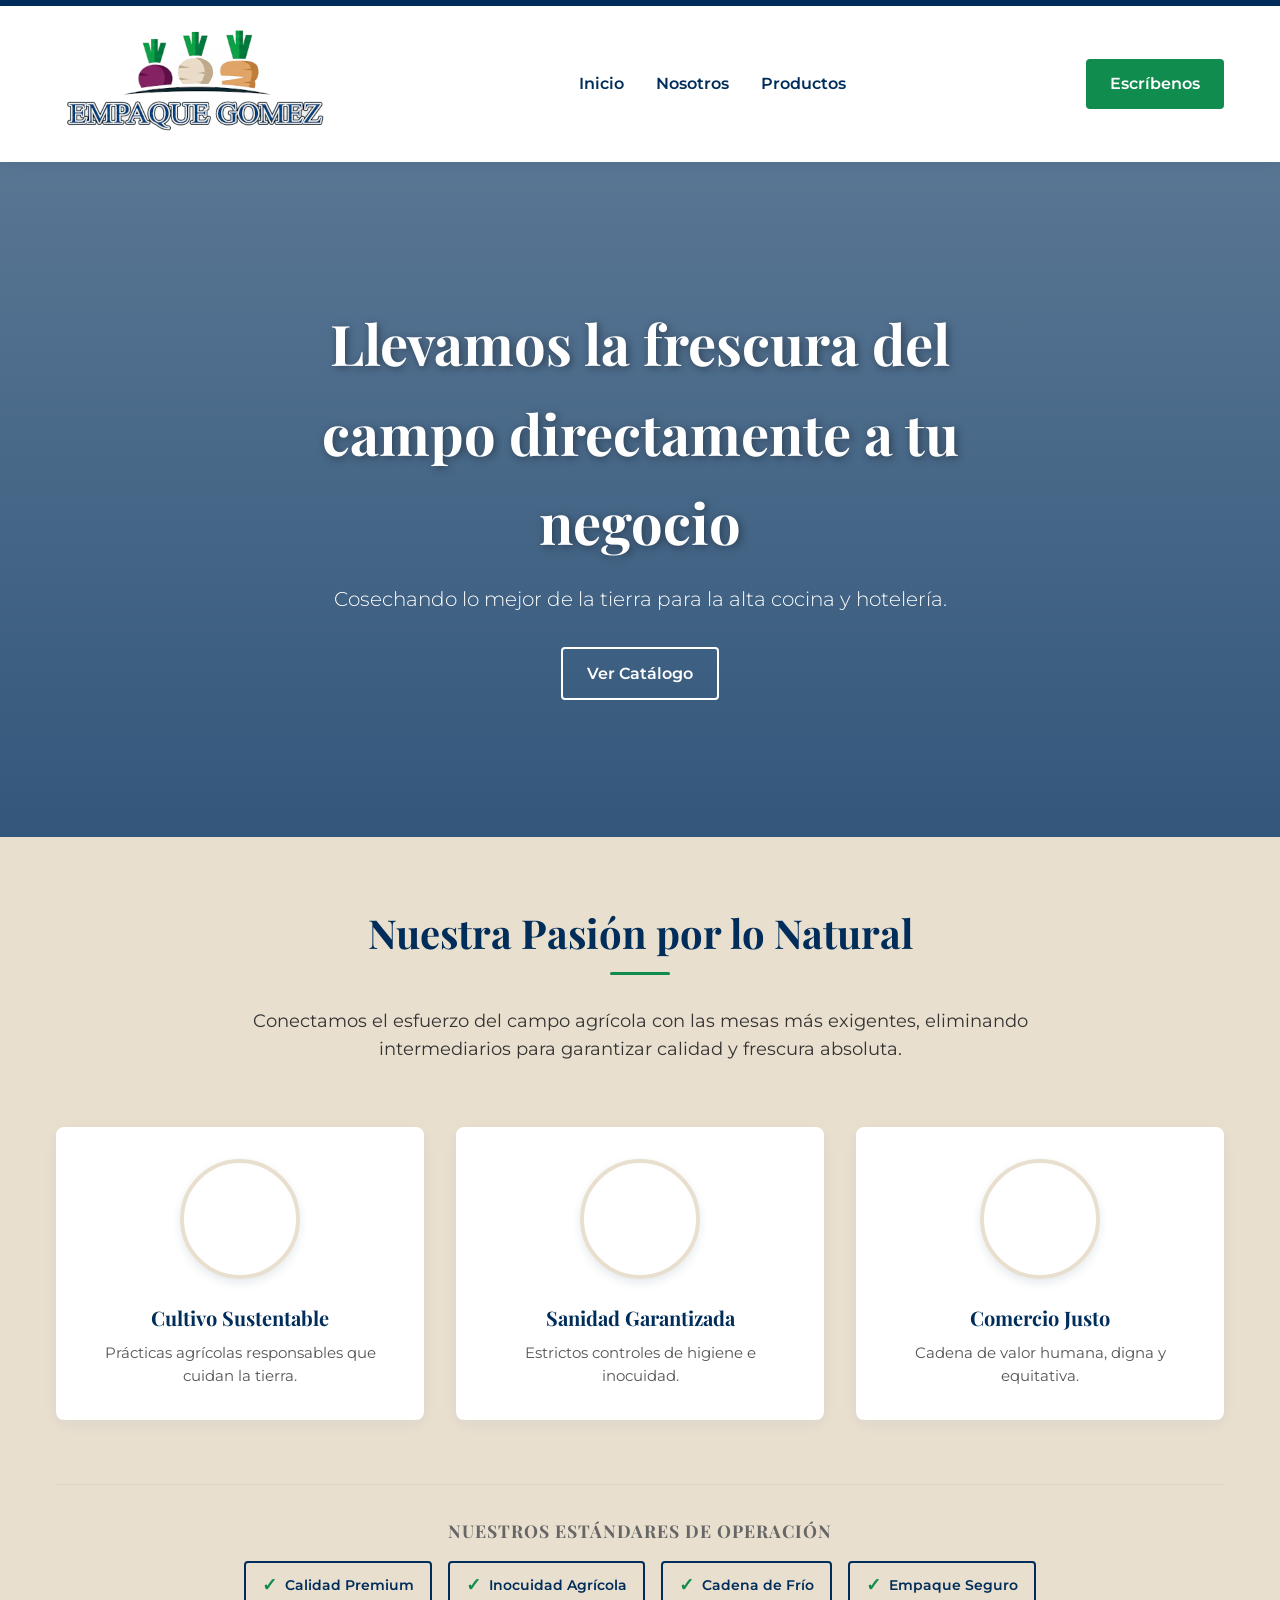
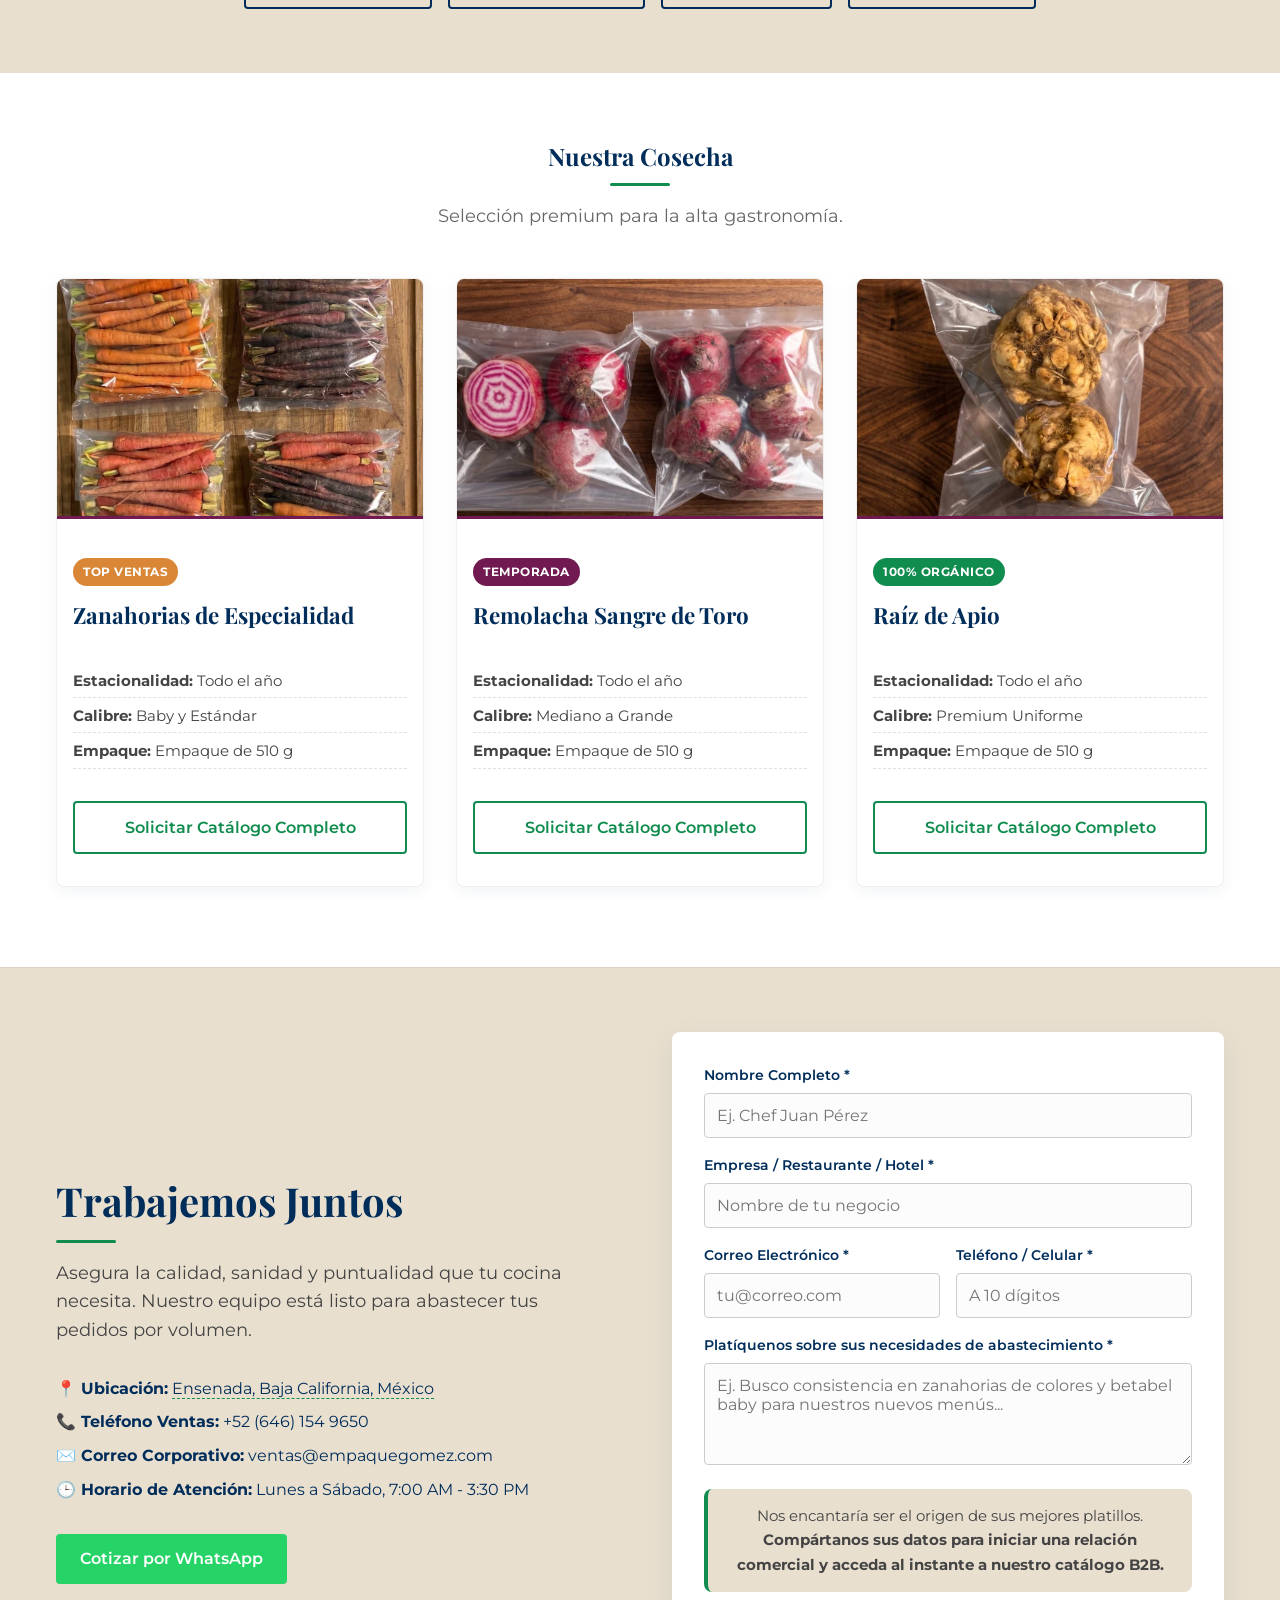
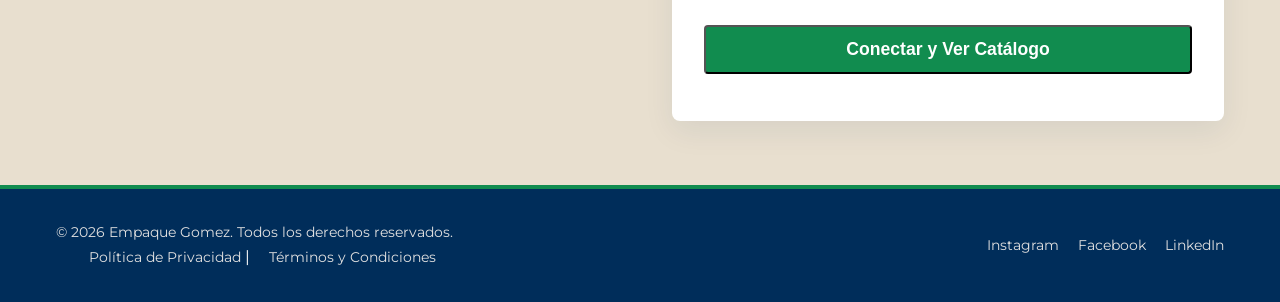
<file: index.html>
<!DOCTYPE html>
<html lang="es">
<head>
    <meta charset="UTF-8">
    <meta name="viewport" content="width=device-width, initial-scale=1.0">
    <title>Empaque Gomez | Cosechando lo mejor de la tierra</title>
    <link rel="icon" type="image/png" href="assets/img/favicon.png">
    <meta name="description" content="Llevamos la frescura del campo directamente a tu negocio. Proveedores agrícolas para la alta cocina y hotelería en Baja California.">
    
    <link rel="preconnect" href="https://fonts.googleapis.com">
    <link rel="preconnect" href="https://fonts.gstatic.com" crossorigin>
    <link href="https://fonts.googleapis.com/css2?family=Montserrat:wght@300;400;600&family=Playfair+Display:wght@600;700&display=swap" rel="stylesheet">
    
    <link rel="stylesheet" href="assets/css/style.css">
</head>
<body>

    <header class="header">
        <div class="container nav-container">
            <div class="logo">
                <img src="assets/img/logo-empaque-gomez.png" alt="Logotipo Empaque Gomez">
            </div>
            <!-- Botón de Menú Móvil -->
            <div class="menu-toggle" id="mobile-menu">
                <span class="bar"></span>
                <span class="bar"></span>
                <span class="bar"></span>
            </div>
            <nav class="main-nav">
                <ul>
                    <li><a href="#inicio">Inicio</a></li>
                    <li><a href="#nosotros">Nosotros</a></li>
                    <li><a href="#productos">Productos</a></li>
                </ul>
            </nav>
            <a href="#contacto" class="btn btn-primary">Escríbenos</a>
        </div>
    </header>

    <main>
        <!-- SECCIÓN PRINCIPAL (HERO) -->
        <section id="inicio" class="hero">
            <!-- Video Autoreproducible de Fondo -->
            <video class="hero-video" autoplay muted playsinline>
                <source src="assets/img/hero-bg.mp4" type="video/mp4">
            </video>
            
            <!-- Capa de oscurecimiento (Overlay) -->
            <div class="hero-overlay"></div>
            
            <div class="container hero-content">
                <h1>Llevamos la frescura del campo directamente a tu negocio</h1>
                <p>Cosechando lo mejor de la tierra para la alta cocina y hotelería.</p>
                <a href="#productos" class="btn btn-secondary">Ver Catálogo</a>
            </div>
        </section>

        <!-- SOBRE NOSOTROS -->
        <section id="nosotros" class="about">
            <div class="container">
                <h2>Nuestra Pasión por lo Natural</h2>
                <p class="section-subtitle">Conectamos el esfuerzo del campo agrícola con las mesas más exigentes, eliminando intermediarios para garantizar calidad y frescura absoluta.</p>

                <!-- Cuadrícula de Valores -->
                <div class="values-grid">
                    
                    <!-- Tarjeta 1 -->
                    <div class="value-item" onclick="abrirModal('modal-sustentable')">
                        <div class="video-trigger">
                            <video class="value-video" autoplay loop muted playsinline>
                                <source src="assets/img/val-sustentable.mp4" type="video/mp4">
                            </video>
                            <div class="click-hint">Ver más ➕</div>
                        </div>
                        <h3>Cultivo Sustentable</h3>
                        <p>Prácticas agrícolas responsables que cuidan la tierra.</p>
                    </div>
                    
                    <!-- Tarjeta 2 -->
                    <div class="value-item" onclick="abrirModal('modal-sanidad')">
                        <div class="video-trigger">
                            <video class="value-video" autoplay loop muted playsinline>
                                <source src="assets/img/val-sanidad.mp4" type="video/mp4">
                            </video>
                            <div class="click-hint">Ver más ➕</div>
                        </div>
                        <h3>Sanidad Garantizada</h3>
                        <p>Estrictos controles de higiene e inocuidad.</p>
                    </div>
                    
                    <!-- Tarjeta 3 -->
                    <div class="value-item" onclick="abrirModal('modal-comercio')">
                        <div class="video-trigger">
                            <video class="value-video" autoplay loop muted playsinline>
                                <source src="assets/img/val-comercio.mp4" type="video/mp4">
                            </video>
                            <div class="click-hint">Ver más ➕</div>
                        </div>
                        <h3>Comercio Justo</h3>
                        <p>Cadena de valor humana, digna y equitativa.</p>
                    </div>
                    
                </div>

                <!-- Insignias de Certificaciones / Promesas -->
                <div class="certifications">
                    <h3>Nuestros Estándares de Operación</h3>
                    <div class="cert-logos">
                        <div class="cert-badge">Calidad Premium</div>
                        <div class="cert-badge">Inocuidad Agrícola</div>
                        <div class="cert-badge">Cadena de Frío</div>
                        <div class="cert-badge">Empaque Seguro</div>
                    </div>
                </div>
            </div>
        </section>

        <!-- CATÁLOGO DE PRODUCTOS -->
        <section id="productos" class="products">
            <div class="container">
                <h2>Nuestra Cosecha</h2>
                <p class="section-subtitle">Selección premium para la alta gastronomía.</p>
                
                <div class="product-grid">
                    <!-- Ficha de Producto 1 -->
                    <article class="product-card">
                        <img src="assets/img/zanahorias-especialidad.webp" alt="Zanahorias de Especialidad Orgánicas Empaque Gomez">
                        <div class="product-info">
                            <span class="badge badge-orange">Top Ventas</span>
                            <h3>Zanahorias de Especialidad</h3>
                            <div class="tech-specs">
                                <p><strong>Estacionalidad:</strong> Todo el año</p>
                                <p><strong>Calibre:</strong> Baby y Estándar</p>
                                <p><strong>Empaque:</strong> Empaque de 510 g</p>
                            </div>
                            <a href="#contacto" class="btn btn-outline">Solicitar Catálogo Completo</a>
                        </div>
                    </article>

                    <!-- Ficha de Producto 2 -->
                    <article class="product-card">
                        <img src="assets/img/remolacha-gourmet.webp" alt="Remolacha Gourmet">
                        <div class="product-info">
                            <span class="badge badge-purple">Temporada</span>
                            <h3>Remolacha Sangre de Toro</h3>
                            <div class="tech-specs">
                                <p><strong>Estacionalidad:</strong> Todo el año</p>
                                <p><strong>Calibre:</strong> Mediano a Grande</p>
                                <p><strong>Empaque:</strong> Empaque de 510 g</p>
                            </div>
                            <a href="#contacto" class="btn btn-outline">Solicitar Catálogo Completo</a>
                        </div>
                    </article>

                    <!-- Ficha de Producto 3 -->
                    <article class="product-card">
                        <img src="assets/img/raizapio-gourmet.webp" alt="Raíz de Apio Gourmet">
                        <div class="product-info">
                            <span class="badge badge-green">100% Orgánico</span>
                            <h3>Raíz de Apio</h3>
                            <div class="tech-specs">
                                <p><strong>Estacionalidad:</strong> Todo el año</p>
                                <p><strong>Calibre:</strong> Premium Uniforme</p>
                                <p><strong>Empaque:</strong> Empaque de 510 g</p>
                            </div>
                            <a href="#contacto" class="btn btn-outline">Solicitar Catálogo Completo</a>
                        </div>
                    </article>
                </div>
            </div>
        </section>

        <!-- PRUEBA SOCIAL / CONFIANZA (Oculto temporalmente hasta tener testimonios reales) -->
        
        <!-- 
        <section class="trust">
            <div class="container">
                <h2>Confían en Nosotros</h2>
                <p class="section-subtitle">Respaldados por los mejores restaurantes y hoteles de Baja California.</p>
                
                <div class="clients-logos">
                    <div class="logo-placeholder">Hotel Riviera</div>
                    <div class="logo-placeholder">Grupo Gastronómico</div>
                    <div class="logo-placeholder">Resort & Spa</div>
                    <div class="logo-placeholder">Bistró del Valle</div>
                </div>

                <div class="testimonials-grid">
                    <div class="testimonial-card">
                        <div class="stars">⭐⭐⭐⭐⭐</div>
                        <p>"La puntualidad en la entrega y la calidad de las hortalizas han elevado el nivel de nuestros platillos. Empaque Gomez es un socio comercial invaluable para nuestra cocina."</p>
                        <div class="client-info">
                            <strong>Chef Alejandro T.</strong>
                            <span>Restaurante Alta Cocina</span>
                        </div>
                    </div>
                    
                    <div class="testimonial-card">
                        <div class="stars">⭐⭐⭐⭐⭐</div>
                        <p>"En la hotelería de alto nivel no podemos permitirnos retrasos ni mermas. Desde que trabajamos con ellos, la frescura y la sanidad alimentaria están garantizadas día a día."</p>
                        <div class="client-info">
                            <strong>María Fernanda R.</strong>
                            <span>Gerente de Alimentos y Bebidas</span>
                        </div>
                    </div>
                </div>
            </div>
        </section>
        -->

        <!-- CONTACTO -->
        <section id="contacto" class="contact">
            <div class="container">
                <div class="contact-wrapper">
                    
                    <!-- Columna Izquierda: Información de Confianza -->
                    <div class="contact-info">
                        <h2>Trabajemos Juntos</h2>
                        <p>Asegura la calidad, sanidad y puntualidad que tu cocina necesita. Nuestro equipo está listo para abastecer tus pedidos por volumen.</p>
                        
                        <div class="info-details">
                            <p><strong>📍 Ubicación:</strong> <a href="https://maps.app.goo.gl/Wuhnkhsu7fAUBxmu7" target="_blank" rel="noopener noreferrer" class="map-link">Ensenada, Baja California, México</a></p>
                            <p><strong>📞 Teléfono Ventas:</strong> +52 (646) 154 9650</p>
                            <p><strong>✉️ Correo Corporativo:</strong> ventas@empaquegomez.com</p>
                            <p><strong>🕒 Horario de Atención:</strong> Lunes a Sábado, 7:00 AM - 3:30 PM</p>
                        </div>
                        
                        <!-- Botón Directo a WhatsApp -->
                        <a href="https://wa.me/526461549650" target="_blank" rel="noopener noreferrer" class="btn btn-whatsapp">
                            Cotizar por WhatsApp
                        </a>
                    </div>

                    <!-- Columna Derecha: Formulario de Captación -->
                    <div class="contact-form-container">                        
                        <form id="contactForm" action="https://formspree.io/f/xaqzdbak" method="POST" class="contact-form">
                            
                            <input type="text" name="_gotcha" style="display:none">
                            
                            <div class="form-group">
                                <label for="nombre">Nombre Completo *</label>
                                <input type="text" id="nombre" name="nombre" required placeholder="Ej. Chef Juan Pérez">
                            </div>
                            
                            <div class="form-group">
                                <label for="empresa">Empresa / Restaurante / Hotel *</label>
                                <input type="text" id="empresa" name="empresa" required placeholder="Nombre de tu negocio">
                            </div>
                            
                            <div class="form-row">
                                <div class="form-group">
                                    <label for="correo">Correo Electrónico *</label>
                                    <input type="email" id="correo" name="correo" required placeholder="tu@correo.com">
                                </div>
                                <div class="form-group">
                                    <label for="telefono">Teléfono / Celular *</label>
                                    <input type="tel" id="telefono" name="telefono" required placeholder="A 10 dígitos">
                                </div>
                            </div>
                            
                            <div class="form-group">
                                <label for="mensaje">Platíquenos sobre sus necesidades de abastecimiento *</label>
                                <textarea id="mensaje" name="mensaje" rows="4" required placeholder="Ej. Busco consistencia en zanahorias de colores y betabel baby para nuestros nuevos menús..."></textarea>
                            </div>
                            
                            <!-- Mensaje Cálido y Cercano B2B -->
                            <div class="contact-text" style="text-align: center; margin-bottom: 25px; padding: 15px 20px; background-color: var(--color-bg-light); border-radius: 8px; border-left: 4px solid var(--color-action);">
                                <p style="font-size: 0.95rem; color: #444; margin: 0; line-height: 1.6;">
                                    Nos encantaría ser el origen de sus mejores platillos. <br>
                                    <strong>Compártanos sus datos para iniciar una relación comercial y acceda al instante a nuestro catálogo B2B.</strong>
                                </p>
                            </div>
                            
                            <button type="submit" id="submitButton" class="btn btn-primary btn-block" style="font-weight: 600; font-size: 1.1rem; padding: 12px;">
                                Conectar y Ver Catálogo
                            </button>
                            
                            <p id="statusMessage" style="text-align: center; margin-top: 15px; font-size: 0.9rem; color: #666;"></p>
                        </form>
                    </div>

                </div>
            </div>
        </section>
        <!-- ================= VENTANAS MODALES ================= -->
        
        <!-- Modal Sustentable -->
        <div id="modal-sustentable" class="modal">
            <div class="modal-content">
                <span class="close-btn" onclick="cerrarModal('modal-sustentable')">&times;</span>
                <!-- Video largo (15 seg) con controles -->
                <video class="modal-video" controls preload="none">
                    <source src="assets/img/full-sustentable.mp4" type="video/mp4">
                </video>
                <div class="modal-text">
                    <h3>Nuestro Compromiso con la Tierra</h3>
                    <p>Ensenada nos da lo mejor de sus suelos, y nosotros se lo devolvemos con prácticas agrícolas responsables. Minimizamos el impacto ambiental para garantizar un ecosistema saludable para las futuras cosechas.</p>
                </div>
            </div>
        </div>

        <!-- Modal Sanidad -->
        <div id="modal-sanidad" class="modal">
            <div class="modal-content">
                <span class="close-btn" onclick="cerrarModal('modal-sanidad')">&times;</span>
                <video class="modal-video" controls preload="none">
                    <source src="assets/img/full-sanidad.mp4" type="video/mp4">
                </video>
                <div class="modal-text">
                    <h3>Inocuidad Total en el Campo</h3>
                    <p>La inocuidad es el pilar de nuestra operación. Mantenemos controles absolutos en nuestras operaciones de campo en Baja California, alineándonos con los estrictos parámetros de auditoría PrimusGFS. Desde la recolección hasta tu cocina, la seguridad alimentaria es innegociable.</p>
                </div>
            </div>
        </div>

        <!-- Modal Comercio Justo -->
        <div id="modal-comercio" class="modal">
            <div class="modal-content">
                <span class="close-btn" onclick="cerrarModal('modal-comercio')">&times;</span>
                <video class="modal-video" controls preload="none">
                    <source src="assets/img/full-comercio.mp4" type="video/mp4">
                </video>
                <div class="modal-text">
                    <h3>Valor Humano</h3>
                    <p>Empaque Gomez es una familia extendida. Trabajar sin intermediarios nos permite asegurar un pago digno y directo a quienes trabajan la tierra con sus propias manos, elevando la calidad de vida de nuestra comunidad.</p>
                </div>
            </div>
        </div>
    </main>

    <!-- PIE DE PÁGINA -->
    <footer class="footer">
        <div class="container footer-content">
            <div class="footer-legal">
                <p>&copy; 2026 Empaque Gomez. Todos los derechos reservados.</p>
                <div class="legal-links">
                    <a href="privacidad.html">Política de Privacidad</a> | 
                    <a href="terminos.html">Términos y Condiciones</a>
                </div>
            </div>
            <div class="footer-social">
                <!-- Puedes cambiar el # por los enlaces reales de tus redes -->
                <a href="https://www.instagram.com/empaque_gomez" target="_blank" rel="noopener">Instagram</a>
                <a href="https://www.facebook.com/profile.php?id=61591065850440" target="_blank" rel="noopener">Facebook</a>
                <a href="#" target="_blank" rel="noopener">LinkedIn</a>
            </div>
        </div>
    </footer>

    <script src="assets/js/script.js"></script>

    <script>
        var form = document.getElementById("contactForm");
        
        async function handleSubmit(event) {
            event.preventDefault(); // Detiene el envío normal y evita que la página recargue
            var button = document.getElementById("submitButton");
            var status = document.getElementById("statusMessage");
            var data = new FormData(event.target);

            // Feedback visual: Avisa al usuario que está procesando
            button.innerText = "Enviando Solicitud...";
            button.disabled = true;
            button.style.opacity = "0.7"; // Efecto visual de deshabilitado
            status.innerHTML = ""; // Limpia mensajes anteriores

            fetch(event.target.action, {
                method: form.method,
                body: data,
                headers: {
                    'Accept': 'application/json'
                }
            }).then(response => {
                if (response.ok) {
                    // REDIRECCIÓN DIRECTA: Cambiamos a la página de gracias de forma limpia
                    window.location.href = "gracias.html"; 
                } else {
                    status.innerHTML = "Hubo un error al enviar tu solicitud. Por favor, intenta de nuevo.";
                    status.style.color = "red";
                    button.innerText = "Solicitar Información";
                    button.disabled = false;
                    button.style.opacity = "1";
                }
            }).catch(error => {
                status.innerHTML = "Error de conexión. Verifica tu internet y vuelve a intentarlo.";
                status.style.color = "red";
                button.innerText = "Solicitar Información";
                button.disabled = false;
                button.style.opacity = "1";
            });
        }
        
        // Si el formulario existe, le añade el evento
        if(form) {
            form.addEventListener("submit", handleSubmit);
        }
    </script>
</body>
</html>
</file>
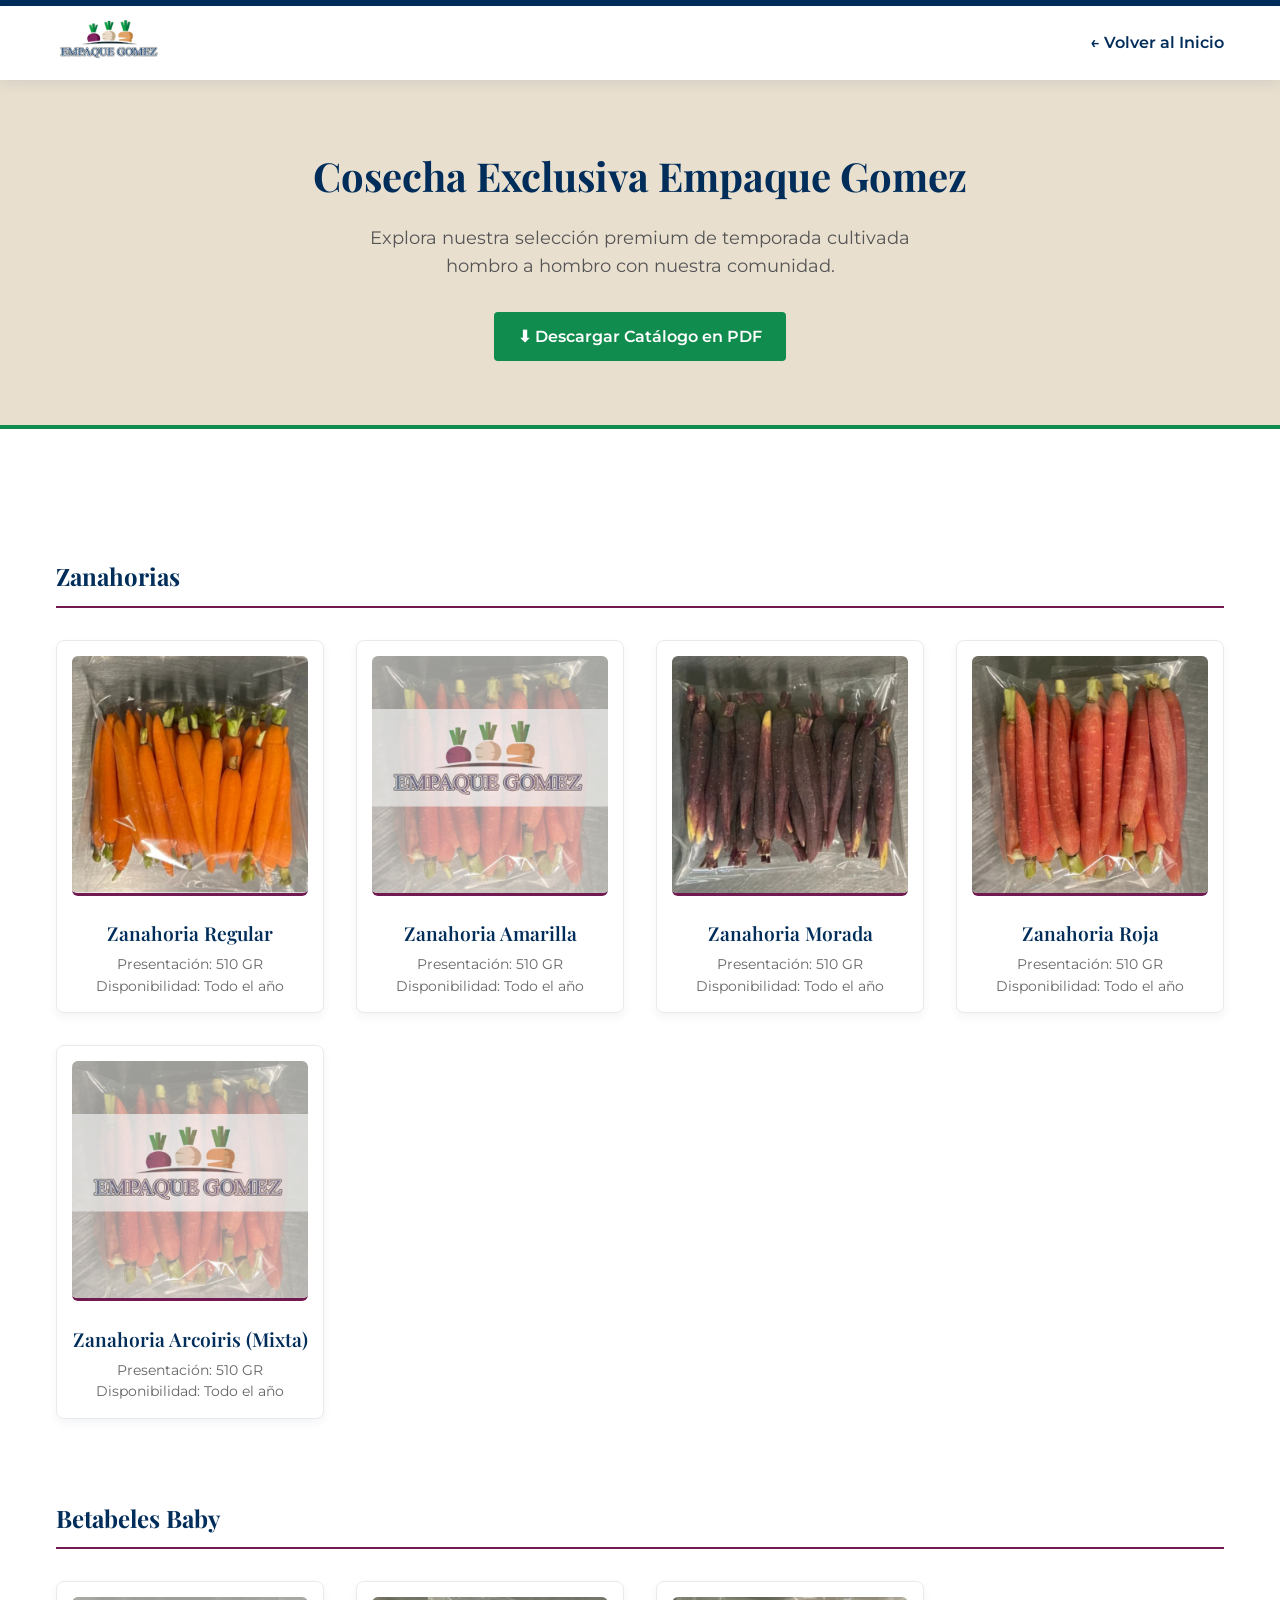
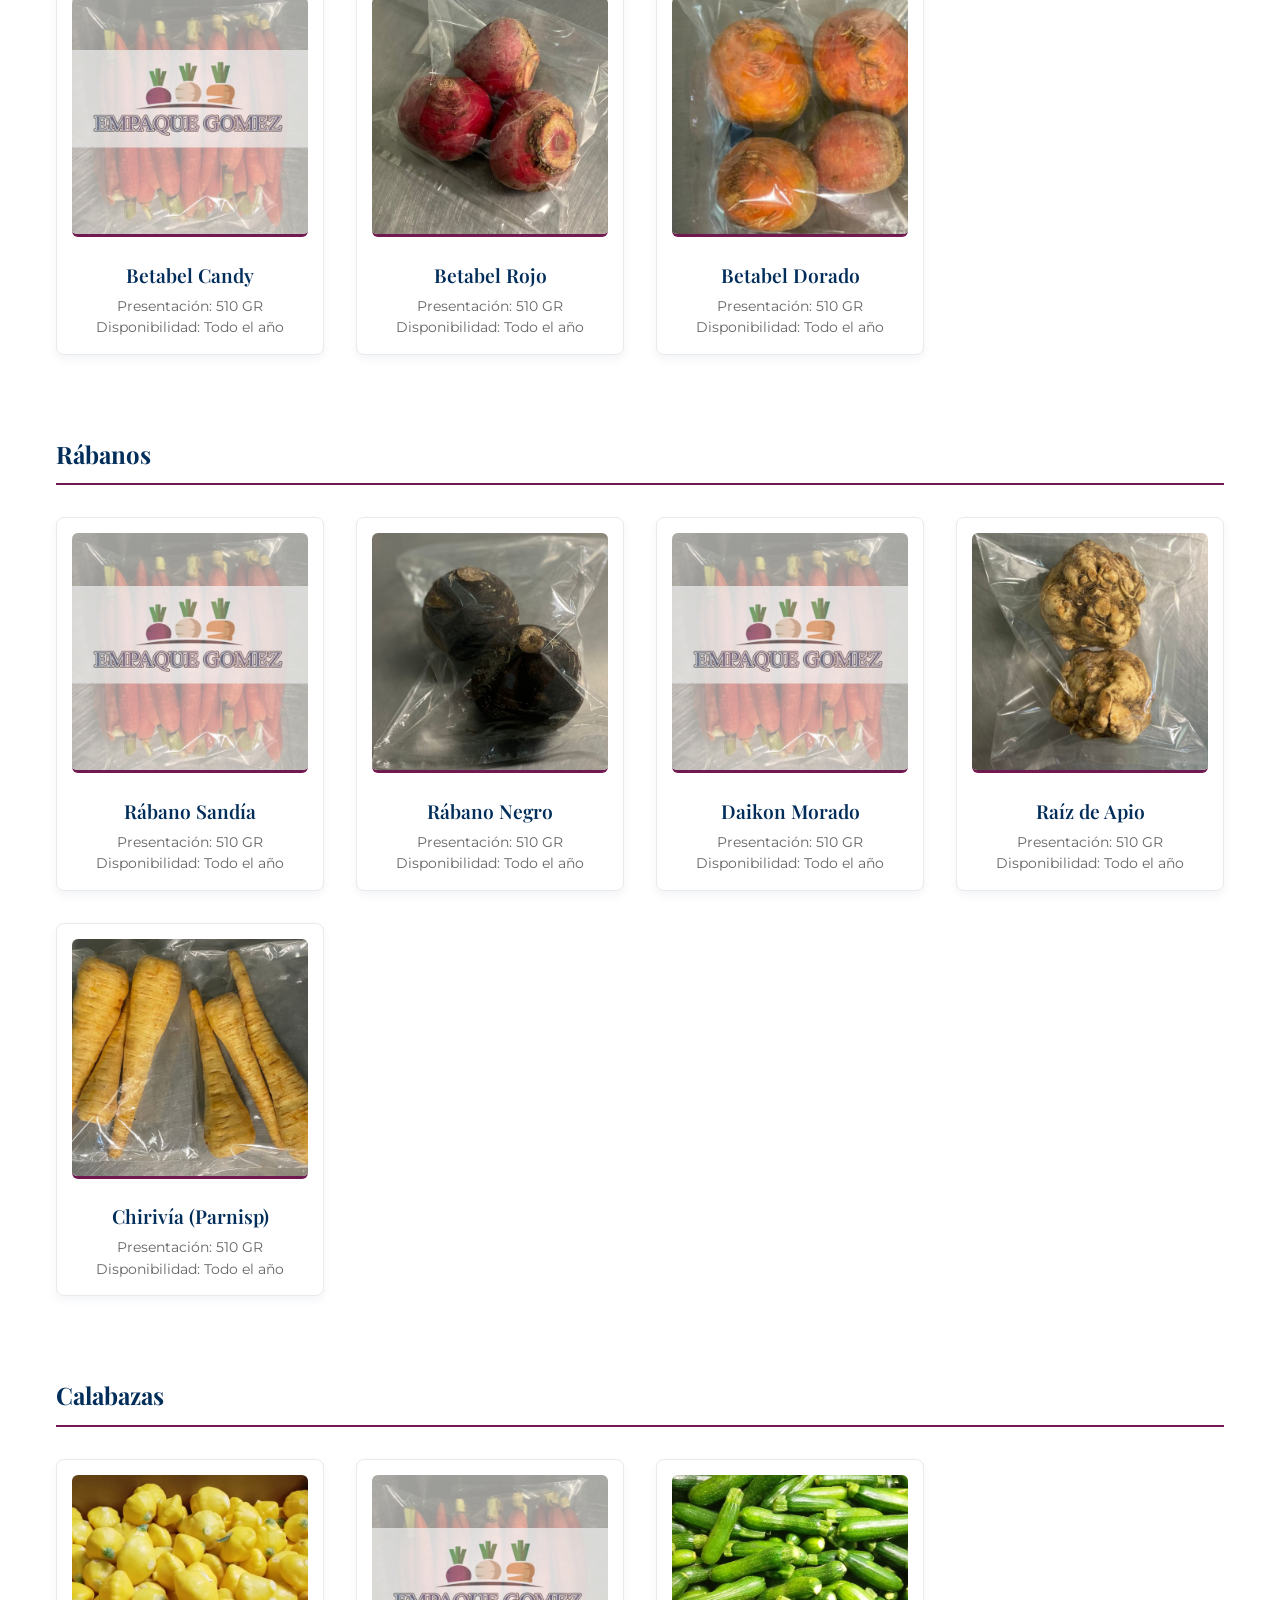
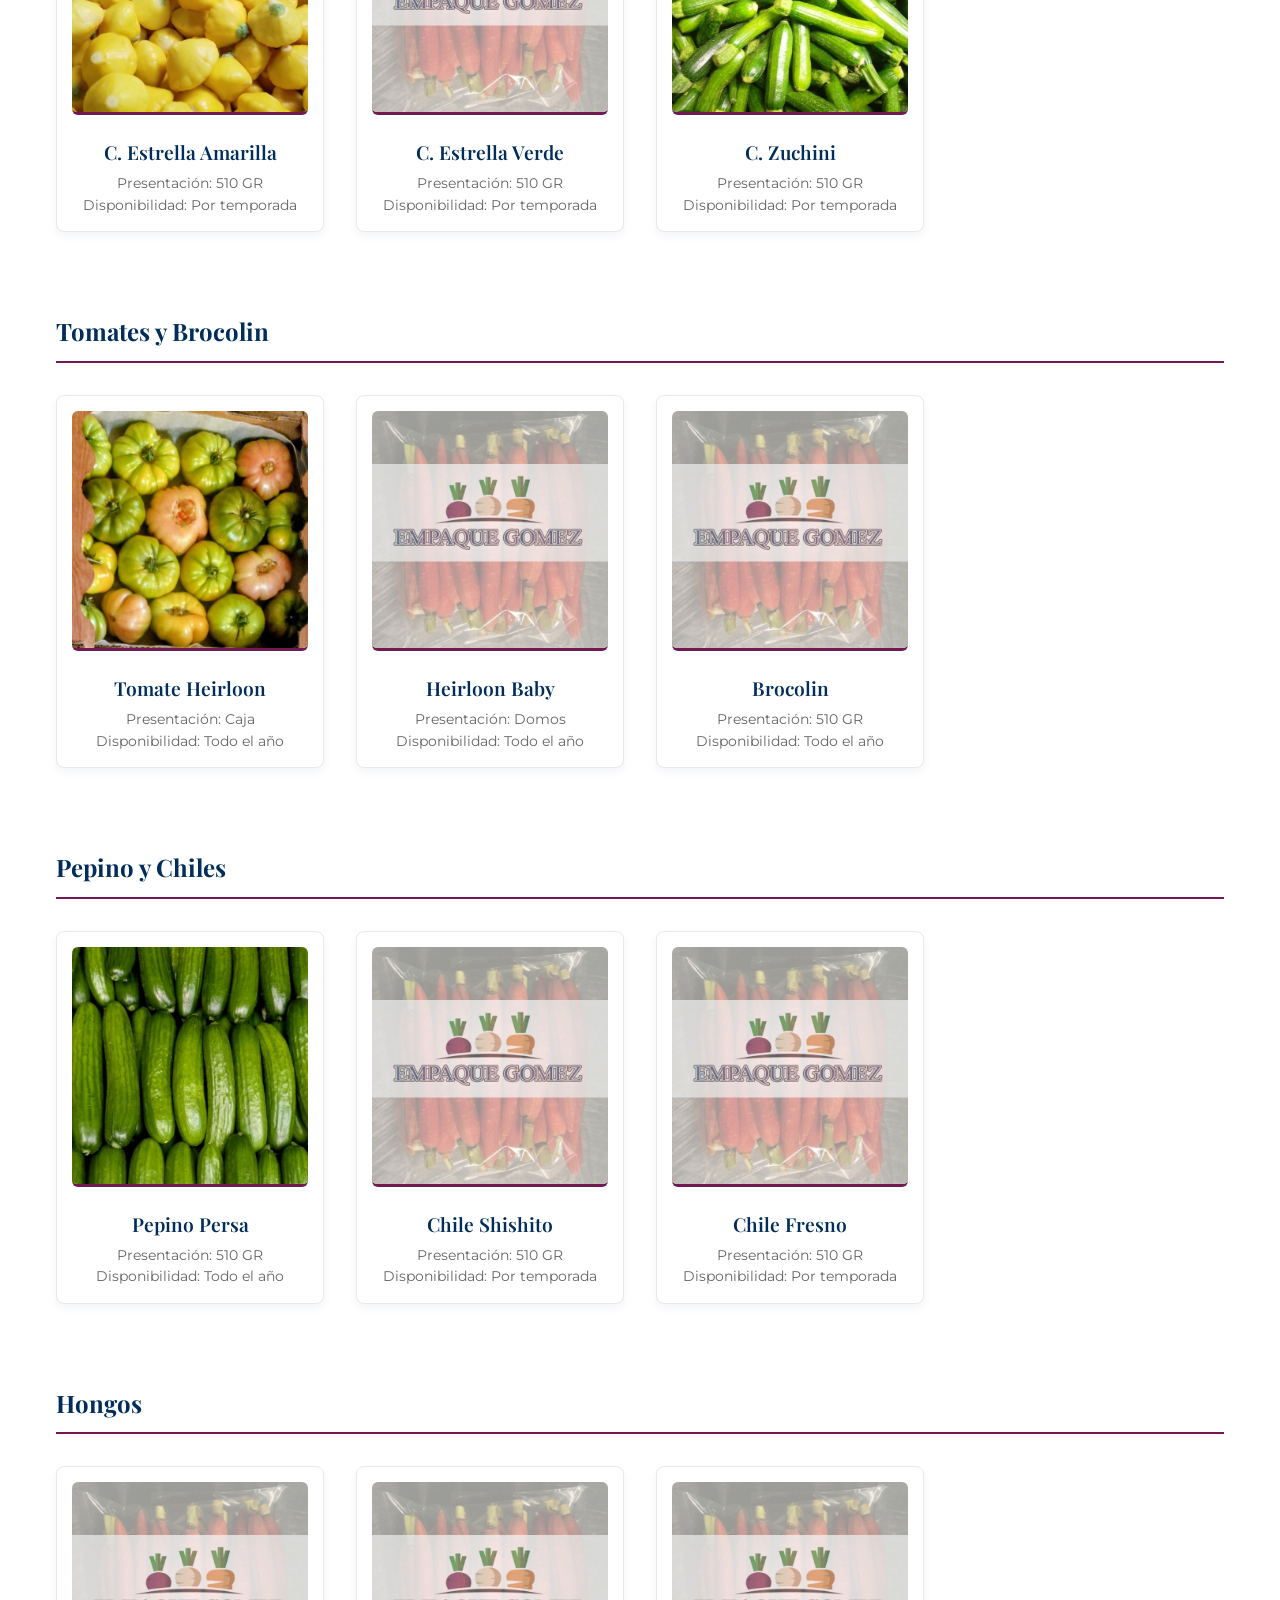
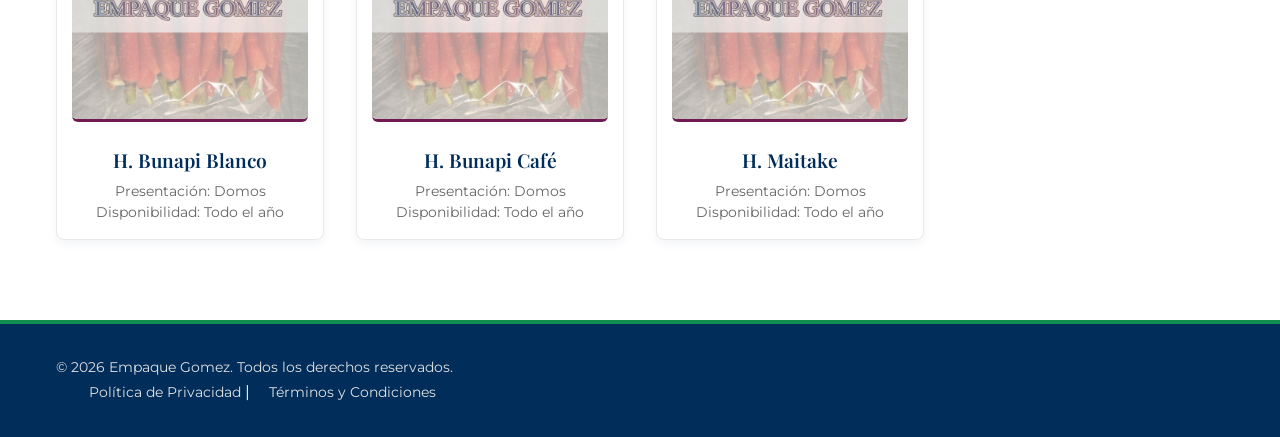
<file: catalogo.html>
<!DOCTYPE html>
<html lang="es">
<head>
    <meta charset="UTF-8">
    <meta name="viewport" content="width=device-width, initial-scale=1.0">
    <title>Catálogo Premium | Empaque Gomez</title>
    <!-- Fuentes de Google -->
    <link rel="preconnect" href="https://fonts.googleapis.com">
    <link rel="preconnect" href="https://fonts.gstatic.com" crossorigin>
    <link href="https://fonts.googleapis.com/css2?family=Montserrat:wght@300;400;600&family=Playfair+Display:ital,wght@0,600;1,600&display=swap" rel="stylesheet">
    <!-- Archivo CSS Principal -->
    <link rel="stylesheet" href="assets/css/style.css">
    
    <style>
        /* Estilos específicos adaptados a la paleta corporativa */
        .catalog-hero {
            text-align: center;
            padding: var(--spacing-xl) var(--spacing-md);
            background-color: var(--color-bg-light); /* Beige orgánico */
            border-bottom: 4px solid var(--color-action); /* Línea Verde Campo */
        }

        .catalog-hero h1 {
            color: var(--color-primary); /* Azul Marino */
            font-size: 2.5rem;
        }

        .catalog-hero p {
            color: #555;
            font-size: 1.1rem;
            max-width: 600px;
            margin: 0 auto var(--spacing-lg) auto;
        }

        .catalog-container { 
            max-width: var(--max-width); 
            margin: 0 auto; 
            padding: var(--spacing-xl) var(--spacing-md); 
        }

        .category-title { 
            color: var(--color-primary); 
            border-bottom: 2px solid var(--color-accent-1); /* Subrayado Morado Remolacha */
            padding-bottom: 10px; 
            margin-top: var(--spacing-xl); 
        }

        .product-grid { 
            display: grid; 
            grid-template-columns: repeat(auto-fill, minmax(250px, 1fr)); 
            gap: var(--spacing-lg); 
            margin-top: var(--spacing-md); 
        }

        /* Tarjeta de producto adaptada */
        .product-card { 
            background: var(--color-bg-white); 
            border: 1px solid #eaeaea; 
            border-radius: 8px; 
            padding: 15px; 
            text-align: center; 
            box-shadow: 0 4px 10px rgba(0, 45, 90, 0.05);
            transition: transform 0.3s ease, box-shadow 0.3s ease;
        }

        .product-card:hover {
            transform: translateY(-5px);
            box-shadow: 0 10px 20px rgba(0, 45, 90, 0.1);
            border-color: var(--color-action);
        }

        .product-img { 
            width: 100%; 
            height: 180px; 
            object-fit: cover; 
            border-radius: 6px; 
            background-color: #f4f4f4; 
            margin-bottom: 15px; 
        }

        .product-name { 
            font-family: var(--font-heading);
            color: var(--color-primary);
            font-weight: 600; 
            font-size: 1.2rem; 
            margin-bottom: 5px; 
        }

        .product-details { 
            font-family: var(--font-body);
            font-size: 0.9rem; 
            color: #666; 
            line-height: 1.5;
        }
    </style>
</head>
<body>

    <!-- CABECERA CORPORATIVA -->
    <header class="header">
        <div class="container nav-container">
            <div class="logo">
                <a href="index.html">
                    <img src="assets/img/logo-empaque-gomez.png" alt="Logotipo Empaque Gomez" style="height: 50px;">
                </a>
            </div>
            <nav class="main-nav">
                <ul>
                    <li><a href="index.html">← Volver al Inicio</a></li>
                </ul>
            </nav>
        </div>
    </header>

    <!-- ENCABEZADO DEL CATÁLOGO -->
    <section class="catalog-hero">
        <h1>Cosecha Exclusiva Empaque Gomez</h1>
        <p>Explora nuestra selección premium de temporada cultivada hombro a hombro con nuestra comunidad.</p>
        
        <!-- BOTÓN DE DESCARGA PDF -->
        <a href="assets/docs/Catalogo_Empaque_Gomez.pdf" download="Catalogo_Premium_Empaque_Gomez.pdf" class="btn btn-primary">
            ⬇ Descargar Catálogo en PDF
        </a>
    </section>

    <!-- CUADRÍCULA DE PRODUCTOS -->
    <main class="catalog-container">

        <!-- Categoría: Zanahorias -->
        <h2 class="category-title">Zanahorias</h2>
        <div class="product-grid">
            <div class="product-card">
                <img src="assets/img/zanahoria_reg.webp" alt="Zanahoria Regular" class="product-img">
                <div class="product-name">Zanahoria Regular</div>
                <div class="product-details">Presentación: 510 GR<br>Disponibilidad: Todo el año</div>
            </div>
            <div class="product-card">
                <img src="assets/img/placeholder.jpg" alt="Zanahoria Amarilla" class="product-img">
                <div class="product-name">Zanahoria Amarilla</div>
                <div class="product-details">Presentación: 510 GR<br>Disponibilidad: Todo el año</div>
            </div>
            <div class="product-card">
                <img src="assets/img/zanahoria_mod.webp" alt="Zanahoria Morada" class="product-img">
                <div class="product-name">Zanahoria Morada</div>
                <div class="product-details">Presentación: 510 GR<br>Disponibilidad: Todo el año</div>
            </div>
            <div class="product-card">
                <img src="assets/img/zanahoria_red.webp" alt="Zanahoria Roja" class="product-img">
                <div class="product-name">Zanahoria Roja</div>
                <div class="product-details">Presentación: 510 GR<br>Disponibilidad: Todo el año</div>
            </div>
            <div class="product-card">
                <img src="assets/img/placeholder.jpg" alt="Zanahoria Arcoiris" class="product-img">
                <div class="product-name">Zanahoria Arcoiris (Mixta)</div>
                <div class="product-details">Presentación: 510 GR<br>Disponibilidad: Todo el año</div>
            </div>
        </div>

        <!-- Categoría: Betabeles -->
        <h2 class="category-title">Betabeles Baby</h2>
        <div class="product-grid">
            <div class="product-card">
                <img src="assets/img/placeholder.jpg" alt="Betabel Candy" class="product-img">
                <div class="product-name">Betabel Candy</div>
                <div class="product-details">Presentación: 510 GR<br>Disponibilidad: Todo el año</div>
            </div>
            <div class="product-card">
                <img src="assets/img/BetabelR.png" alt="Betabel Rojo" class="product-img">
                <div class="product-name">Betabel Rojo</div>
                <div class="product-details">Presentación: 510 GR<br>Disponibilidad: Todo el año</div>
            </div>
            <div class="product-card">
                <img src="assets/img/BetabelDorado.png" alt="Betabel Dorado" class="product-img">
                <div class="product-name">Betabel Dorado</div>
                <div class="product-details">Presentación: 510 GR<br>Disponibilidad: Todo el año</div>
            </div>
        </div>

        <!-- Categoría: Rábanos -->
        <h2 class="category-title">Rábanos</h2>
        <div class="product-grid">
            <div class="product-card">
                <img src="assets/img/placeholder.jpg" alt="Watermelon" class="product-img">
                <div class="product-name">Rábano Sandía</div>
                <div class="product-details">Presentación: 510 GR<br>Disponibilidad: Todo el año</div>
            </div>
            <div class="product-card">
                <img src="assets/img/RabanoNeg.png" alt="Black Radish" class="product-img">
                <div class="product-name">Rábano Negro</div>
                <div class="product-details">Presentación: 510 GR<br>Disponibilidad: Todo el año</div>
            </div>
            <div class="product-card">
                <img src="assets/img/placeholder.jpg" alt="Daikon Morado" class="product-img">
                <div class="product-name">Daikon Morado</div>
                <div class="product-details">Presentación: 510 GR<br>Disponibilidad: Todo el año</div>
            </div>
            <div class="product-card">
                <img src="assets/img/RaizApio.png" alt="Raíz de Apio" class="product-img">
                <div class="product-name">Raíz de Apio</div>
                <div class="product-details">Presentación: 510 GR<br>Disponibilidad: Todo el año</div>
            </div>
            <div class="product-card">
                <img src="assets/img/cirivia.png" alt="Chirivía" class="product-img">
                <div class="product-name">Chirivía (Parnisp)</div>
                <div class="product-details">Presentación: 510 GR<br>Disponibilidad: Todo el año</div>
            </div>
        </div>

        <!-- Categoría: Calabazas -->
        <h2 class="category-title">Calabazas</h2>
        <div class="product-grid">
            <div class="product-card">
                <img src="assets/img/CalaEstrella.png" alt="C. Estrella Amarilla" class="product-img">
                <div class="product-name">C. Estrella Amarilla</div>
                <div class="product-details">Presentación: 510 GR<br>Disponibilidad: Por temporada</div>
            </div>
            <div class="product-card">
                <img src="assets/img/placeholder.jpg" alt="C. Estrella Verde" class="product-img">
                <div class="product-name">C. Estrella Verde</div>
                <div class="product-details">Presentación: 510 GR<br>Disponibilidad: Por temporada</div>
            </div>
            <div class="product-card">
                <img src="assets/img/CalaBaby.png" alt="C. Zuchini" class="product-img">
                <div class="product-name">C. Zuchini</div>
                <div class="product-details">Presentación: 510 GR<br>Disponibilidad: Por temporada</div>
            </div>
        </div>

        <!-- Categoría: Tomates y Brocolin -->
        <h2 class="category-title">Tomates y Brocolin</h2>
        <div class="product-grid">
            <div class="product-card">
                <img src="assets/img/Tomate.png" alt="Tomate Heirloon" class="product-img">
                <div class="product-name">Tomate Heirloon</div>
                <div class="product-details">Presentación: Caja<br>Disponibilidad: Todo el año</div>
            </div>
            <div class="product-card">
                <img src="assets/img/placeholder.jpg" alt="Heirloon Baby" class="product-img">
                <div class="product-name">Heirloon Baby</div>
                <div class="product-details">Presentación: Domos<br>Disponibilidad: Todo el año</div>
            </div>
            <div class="product-card">
                <img src="assets/img/placeholder.jpg" alt="Brocolin" class="product-img">
                <div class="product-name">Brocolin</div>
                <div class="product-details">Presentación: 510 GR<br>Disponibilidad: Todo el año</div>
            </div>
        </div>

        <!-- Categoría: Pepino y Chiles -->
        <h2 class="category-title">Pepino y Chiles</h2>
        <div class="product-grid">
            <div class="product-card">
                <img src="assets/img/Pepino.png" alt="Pepino Persa" class="product-img">
                <div class="product-name">Pepino Persa</div>
                <div class="product-details">Presentación: 510 GR<br>Disponibilidad: Todo el año</div>
            </div>
            <div class="product-card">
                <img src="assets/img/placeholder.jpg" alt="Chile Shishito" class="product-img">
                <div class="product-name">Chile Shishito</div>
                <div class="product-details">Presentación: 510 GR<br>Disponibilidad: Por temporada</div>
            </div>
            <div class="product-card">
                <img src="assets/img/placeholder.jpg" alt="Chile Fresno" class="product-img">
                <div class="product-name">Chile Fresno</div>
                <div class="product-details">Presentación: 510 GR<br>Disponibilidad: Por temporada</div>
            </div>
        </div>

        <!-- Categoría: Hongos -->
        <h2 class="category-title">Hongos</h2>
        <div class="product-grid">
            <div class="product-card">
                <img src="assets/img/placeholder.jpg" alt="H. Bunapi Blanco" class="product-img">
                <div class="product-name">H. Bunapi Blanco</div>
                <div class="product-details">Presentación: Domos<br>Disponibilidad: Todo el año</div>
            </div>
            <div class="product-card">
                <img src="assets/img/placeholder.jpg" alt="H. Bunapi Café" class="product-img">
                <div class="product-name">H. Bunapi Café</div>
                <div class="product-details">Presentación: Domos<br>Disponibilidad: Todo el año</div>
            </div>
            <div class="product-card">
                <img src="assets/img/placeholder.jpg" alt="H. Maitake" class="product-img">
                <div class="product-name">H. Maitake</div>
                <div class="product-details">Presentación: Domos<br>Disponibilidad: Todo el año</div>
            </div>
        </div>

    </main>

    <!-- PIE DE PÁGINA CORPORATIVO -->
    <footer class="footer">
        <div class="container footer-content">
            <div class="footer-legal">
                <p>&copy; 2026 Empaque Gomez. Todos los derechos reservados.</p>
                <div class="legal-links">
                    <a href="privacidad.html">Política de Privacidad</a> | 
                    <a href="terminos.html">Términos y Condiciones</a>
                </div>
            </div>
        </div>
    </footer>

</body>
</html>
</file>
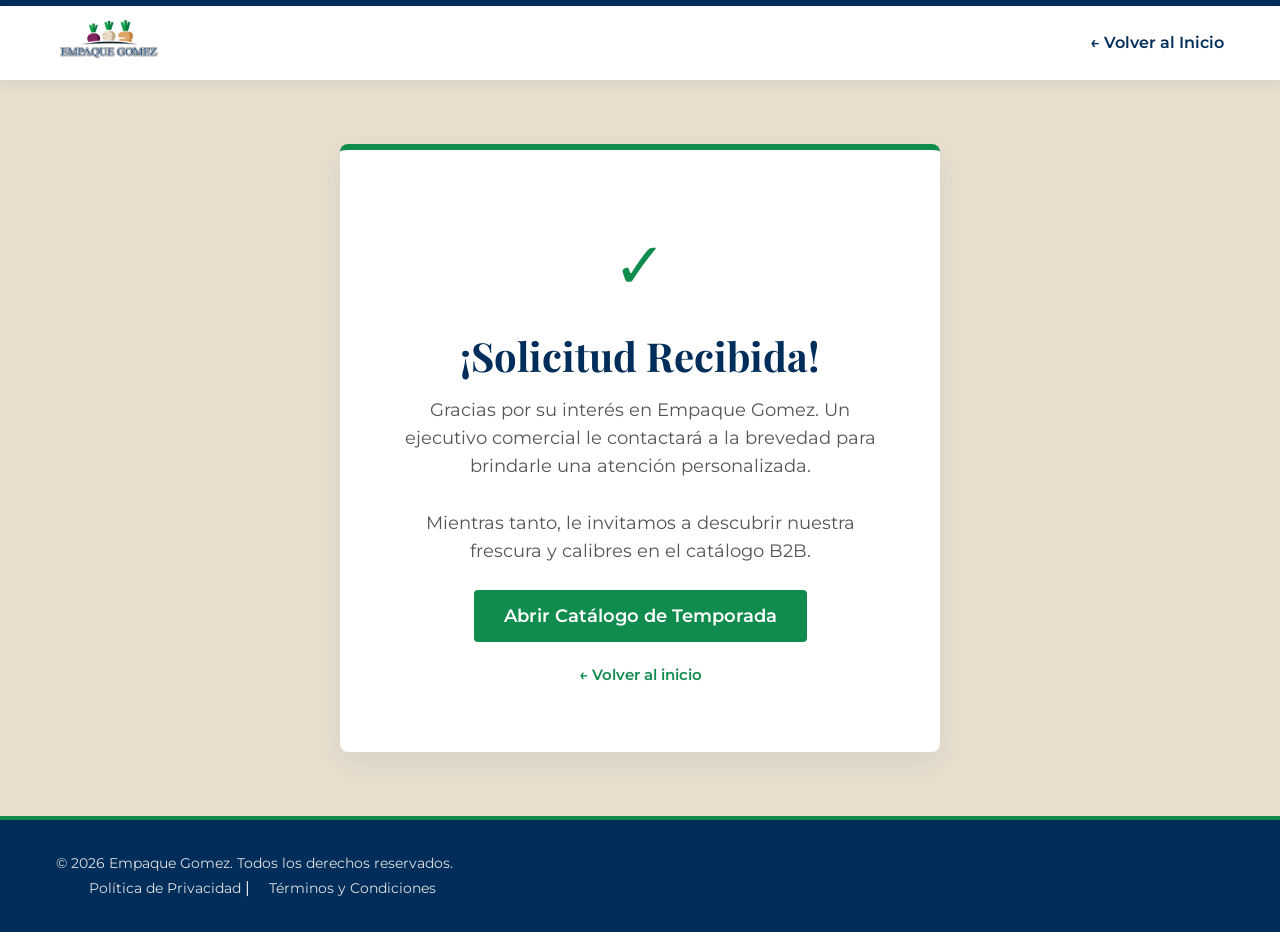
<file: gracias.html>
<!DOCTYPE html>
<html lang="es">
<head>
    <meta charset="UTF-8">
    <meta name="viewport" content="width=device-width, initial-scale=1.0">
    <title>Gracias por contactarnos | Empaque Gomez</title>
    <link rel="icon" type="image/png" href="assets/img/favicon.png">
    <link rel="preconnect" href="https://fonts.googleapis.com">
    <link rel="preconnect" href="https://fonts.gstatic.com" crossorigin>
    <link href="https://fonts.googleapis.com/css2?family=Montserrat:wght@300;400;600&family=Playfair+Display:ital,wght@0,600;1,600&display=swap" rel="stylesheet">
    <link rel="stylesheet" href="assets/css/style.css">

    <style>
        /* Estilos exclusivos para centrar y embellecer la tarjeta de Gracias */
        .thank-you-section {
            min-height: 70vh;
            display: flex;
            flex-direction: column;
            justify-content: center;
            align-items: center;
            text-align: center;
            background-color: var(--color-bg-light); /* Beige orgánico de tu paleta */
            padding: var(--spacing-xl) var(--spacing-md);
        }

        .thank-you-card {
            background-color: var(--color-bg-white);
            padding: var(--spacing-xl);
            border-radius: 8px;
            box-shadow: 0 10px 30px rgba(0, 45, 90, 0.08); /* Sombra elegante */
            max-width: 600px;
            border-top: 6px solid var(--color-action); /* Línea Verde Campo */
            animation: modalAparecer 0.5s ease-out; /* Reutilizamos la animación suave */
        }

        .success-icon {
            font-size: 4rem;
            margin-bottom: var(--spacing-sm);
            color: var(--color-action);
        }

        .thank-you-card h1 {
            font-size: 2.5rem;
            margin-bottom: var(--spacing-sm);
        }

        .thank-you-card p {
            font-size: 1.1rem;
            color: #555;
            line-height: 1.6;
            margin-bottom: var(--spacing-lg);
        }
    </style>
</head>
<body>

    <header class="header">
        <div class="container nav-container">
            <div class="logo">
                <a href="index.html">
                    <img src="assets/img/logo-empaque-gomez.png" alt="Logotipo Empaque Gomez" style="height: 50px;">
                </a>
            </div>
            <nav class="main-nav">
                <ul>
                    <li><a href="index.html">← Volver al Inicio</a></li>
                </ul>
            </nav>
        </div>
    </header>

    <main class="thank-you-section">
        <div class="thank-you-card">
            <div class="success-icon">✓</div>
            <h1>¡Solicitud Recibida!</h1>
            
            <!-- Aquí aplicamos tu texto pulido -->
            <p style="font-size: 1.1rem; color: #555; line-height: 1.6; margin-bottom: 25px;">
                Gracias por su interés en Empaque Gomez. Un ejecutivo comercial le contactará a la brevedad para brindarle una atención personalizada. 
                <br><br>
                Mientras tanto, le invitamos a descubrir nuestra frescura y calibres en el catálogo B2B.
            </p>
            
            <!-- Botón de acceso al catálogo -->
            <a href="catalogo.html" class="btn btn-primary" style="margin-bottom: 20px; font-weight: 600; font-size: 1.1rem; padding: 12px 30px;">
                Abrir Catálogo de Temporada
            </a>
            
            <br>
            <a href="index.html" style="color: var(--color-action); text-decoration: none; font-size: 0.95rem; font-weight: 600;">← Volver al inicio</a>
        </div>
    </main>

    <footer class="footer">
        <div class="container footer-content">
            <div class="footer-legal">
                <p>&copy; 2026 Empaque Gomez. Todos los derechos reservados.</p>
                <div class="legal-links">
                    <a href="privacidad.html">Política de Privacidad</a> | 
                    <a href="terminos.html">Términos y Condiciones</a>
                </div>
            </div>
        </div>
    </footer>

</body>
</html>
</file>
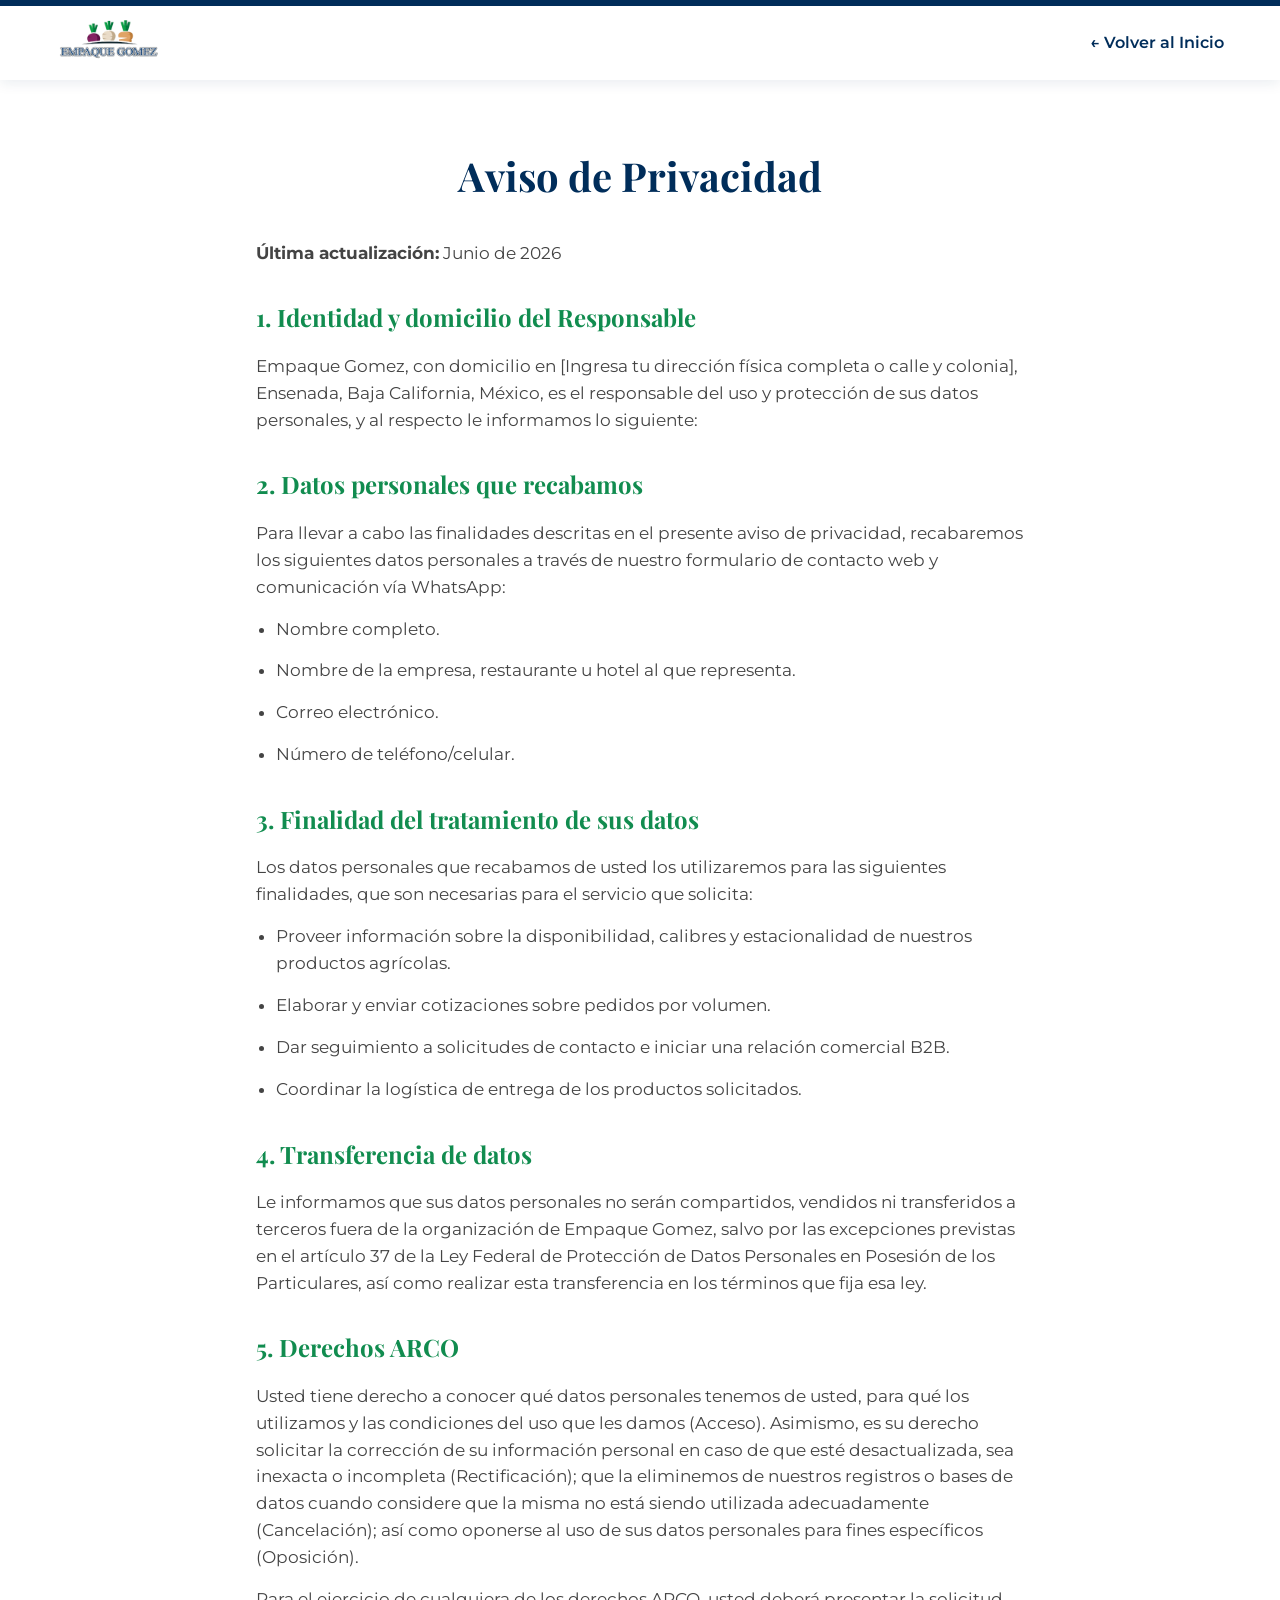
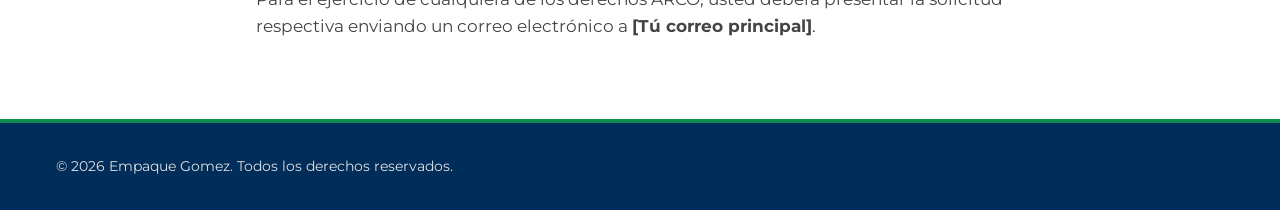
<file: privacidad.html>
<!DOCTYPE html>
<html lang="es">
<head>
    <meta charset="UTF-8">
    <meta name="viewport" content="width=device-width, initial-scale=1.0">
    <title>Aviso de Privacidad | Empaque Gomez</title>
    <link rel="icon" type="image/png" href="assets/img/favicon.png">
    <!-- Fuentes de Google -->
    <link rel="preconnect" href="https://fonts.googleapis.com">
    <link rel="preconnect" href="https://fonts.gstatic.com" crossorigin>
    <link href="https://fonts.googleapis.com/css2?family=Montserrat:wght@300;400;600&family=Playfair+Display:ital,wght@0,600;1,600&display=swap" rel="stylesheet">
    <!-- Archivo CSS Principal -->
    <link rel="stylesheet" href="assets/css/style.css">
    
    <style>
        /* Un pequeño ajuste exclusivo para que el texto legal se lea cómodo */
        .legal-section {
            padding: var(--spacing-xl) 0;
            background-color: var(--color-bg-white);
        }
        .legal-content {
            max-width: 800px;
            margin: 0 auto;
            text-align: left;
        }
        .legal-content h1 { font-size: 2.5rem; text-align: center; margin-bottom: var(--spacing-lg); }
        .legal-content h2 { font-size: 1.5rem; margin-top: var(--spacing-lg); color: var(--color-action); }
        .legal-content p, .legal-content li { font-size: 1.05rem; color: #444; margin-bottom: 15px; }
        .legal-content ul { padding-left: 20px; margin-bottom: var(--spacing-md); }
    </style>
</head>
<body>

    <!-- CABECERA SIMPLE PARA VOLVER AL INICIO -->
    <header class="header">
        <div class="container nav-container">
            <div class="logo">
                <a href="index.html">
                    <img src="assets/img/logo-empaque-gomez.png" alt="Logotipo Empaque Gomez" style="height: 50px;">
                </a>
            </div>
            <nav class="main-nav">
                <ul>
                    <li><a href="index.html">← Volver al Inicio</a></li>
                </ul>
            </nav>
        </div>
    </header>

    <!-- CONTENIDO DEL AVISO DE PRIVACIDAD -->
    <main class="legal-section">
        <div class="container legal-content">
            <h1>Aviso de Privacidad</h1>
            <p><strong>Última actualización:</strong> Junio de 2026</p>

            <h2>1. Identidad y domicilio del Responsable</h2>
            <p>Empaque Gomez, con domicilio en [Ingresa tu dirección física completa o calle y colonia], Ensenada, Baja California, México, es el responsable del uso y protección de sus datos personales, y al respecto le informamos lo siguiente:</p>

            <h2>2. Datos personales que recabamos</h2>
            <p>Para llevar a cabo las finalidades descritas en el presente aviso de privacidad, recabaremos los siguientes datos personales a través de nuestro formulario de contacto web y comunicación vía WhatsApp:</p>
            <ul>
                <li>Nombre completo.</li>
                <li>Nombre de la empresa, restaurante u hotel al que representa.</li>
                <li>Correo electrónico.</li>
                <li>Número de teléfono/celular.</li>
            </ul>

            <h2>3. Finalidad del tratamiento de sus datos</h2>
            <p>Los datos personales que recabamos de usted los utilizaremos para las siguientes finalidades, que son necesarias para el servicio que solicita:</p>
            <ul>
                <li>Proveer información sobre la disponibilidad, calibres y estacionalidad de nuestros productos agrícolas.</li>
                <li>Elaborar y enviar cotizaciones sobre pedidos por volumen.</li>
                <li>Dar seguimiento a solicitudes de contacto e iniciar una relación comercial B2B.</li>
                <li>Coordinar la logística de entrega de los productos solicitados.</li>
            </ul>

            <h2>4. Transferencia de datos</h2>
            <p>Le informamos que sus datos personales no serán compartidos, vendidos ni transferidos a terceros fuera de la organización de Empaque Gomez, salvo por las excepciones previstas en el artículo 37 de la Ley Federal de Protección de Datos Personales en Posesión de los Particulares, así como realizar esta transferencia en los términos que fija esa ley.</p>

            <h2>5. Derechos ARCO</h2>
            <p>Usted tiene derecho a conocer qué datos personales tenemos de usted, para qué los utilizamos y las condiciones del uso que les damos (Acceso). Asimismo, es su derecho solicitar la corrección de su información personal en caso de que esté desactualizada, sea inexacta o incompleta (Rectificación); que la eliminemos de nuestros registros o bases de datos cuando considere que la misma no está siendo utilizada adecuadamente (Cancelación); así como oponerse al uso de sus datos personales para fines específicos (Oposición).</p>
            <p>Para el ejercicio de cualquiera de los derechos ARCO, usted deberá presentar la solicitud respectiva enviando un correo electrónico a <strong>[Tú correo principal]</strong>.</p>
        </div>
    </main>

    <!-- PIE DE PÁGINA -->
    <footer class="footer">
        <div class="container footer-content">
            <div class="footer-legal">
                <p>&copy; 2026 Empaque Gomez. Todos los derechos reservados.</p>
            </div>
        </div>
    </footer>

</body>
</html>
</file>
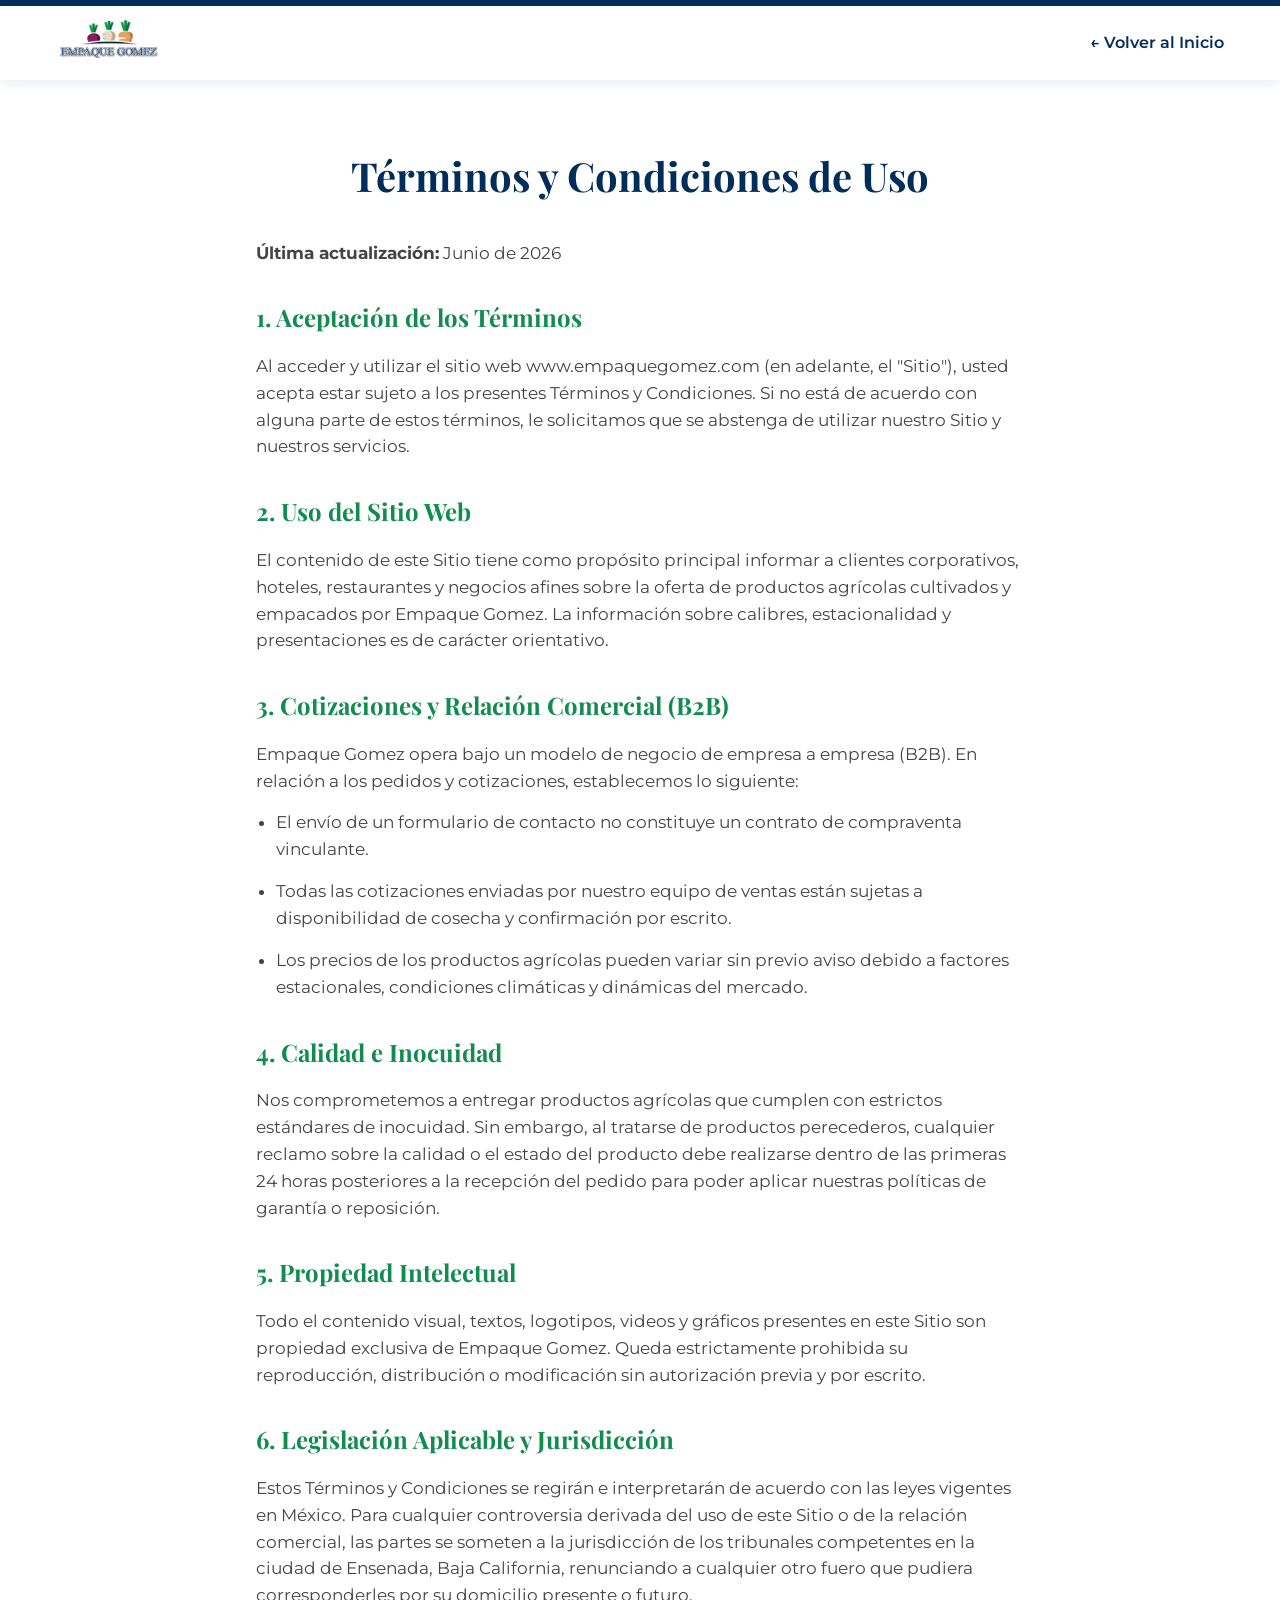
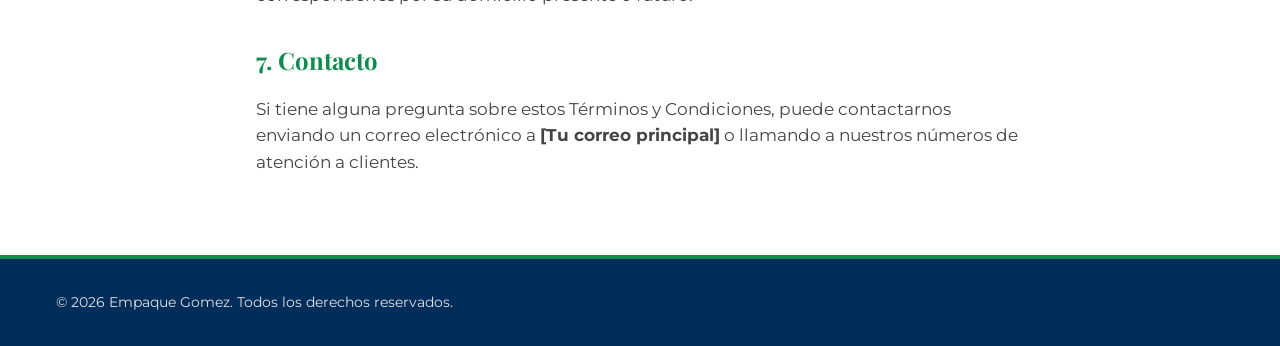
<file: terminos.html>
<!DOCTYPE html>
<html lang="es">
<head>
    <meta charset="UTF-8">
    <meta name="viewport" content="width=device-width, initial-scale=1.0">
    <title>Términos y Condiciones | Empaque Gomez</title>
    <link rel="icon" type="image/png" href="assets/img/favicon.png">
    <!-- Fuentes de Google -->
    <link rel="preconnect" href="https://fonts.googleapis.com">
    <link rel="preconnect" href="https://fonts.gstatic.com" crossorigin>
    <link href="https://fonts.googleapis.com/css2?family=Montserrat:wght@300;400;600&family=Playfair+Display:ital,wght@0,600;1,600&display=swap" rel="stylesheet">
    <!-- Archivo CSS Principal -->
    <link rel="stylesheet" href="assets/css/style.css">
    
    <style>
        /* Ajuste exclusivo para que el texto legal se lea cómodo */
        .legal-section {
            padding: var(--spacing-xl) 0;
            background-color: var(--color-bg-white);
        }
        .legal-content {
            max-width: 800px;
            margin: 0 auto;
            text-align: left;
        }
        .legal-content h1 { font-size: 2.5rem; text-align: center; margin-bottom: var(--spacing-lg); }
        .legal-content h2 { font-size: 1.5rem; margin-top: var(--spacing-lg); color: var(--color-action); }
        .legal-content p, .legal-content li { font-size: 1.05rem; color: #444; margin-bottom: 15px; }
        .legal-content ul { padding-left: 20px; margin-bottom: var(--spacing-md); }
    </style>
</head>
<body>

    <!-- CABECERA SIMPLE PARA VOLVER AL INICIO -->
    <header class="header">
        <div class="container nav-container">
            <div class="logo">
                <a href="index.html">
                    <img src="assets/img/logo-empaque-gomez.png" alt="Logotipo Empaque Gomez" style="height: 50px;">
                </a>
            </div>
            <nav class="main-nav">
                <ul>
                    <li><a href="index.html">← Volver al Inicio</a></li>
                </ul>
            </nav>
        </div>
    </header>

    <!-- CONTENIDO DE TÉRMINOS Y CONDICIONES -->
    <main class="legal-section">
        <div class="container legal-content">
            <h1>Términos y Condiciones de Uso</h1>
            <p><strong>Última actualización:</strong> Junio de 2026</p>

            <h2>1. Aceptación de los Términos</h2>
            <p>Al acceder y utilizar el sitio web www.empaquegomez.com (en adelante, el "Sitio"), usted acepta estar sujeto a los presentes Términos y Condiciones. Si no está de acuerdo con alguna parte de estos términos, le solicitamos que se abstenga de utilizar nuestro Sitio y nuestros servicios.</p>

            <h2>2. Uso del Sitio Web</h2>
            <p>El contenido de este Sitio tiene como propósito principal informar a clientes corporativos, hoteles, restaurantes y negocios afines sobre la oferta de productos agrícolas cultivados y empacados por Empaque Gomez. La información sobre calibres, estacionalidad y presentaciones es de carácter orientativo.</p>

            <h2>3. Cotizaciones y Relación Comercial (B2B)</h2>
            <p>Empaque Gomez opera bajo un modelo de negocio de empresa a empresa (B2B). En relación a los pedidos y cotizaciones, establecemos lo siguiente:</p>
            <ul>
                <li>El envío de un formulario de contacto no constituye un contrato de compraventa vinculante.</li>
                <li>Todas las cotizaciones enviadas por nuestro equipo de ventas están sujetas a disponibilidad de cosecha y confirmación por escrito.</li>
                <li>Los precios de los productos agrícolas pueden variar sin previo aviso debido a factores estacionales, condiciones climáticas y dinámicas del mercado.</li>
            </ul>

            <h2>4. Calidad e Inocuidad</h2>
            <p>Nos comprometemos a entregar productos agrícolas que cumplen con estrictos estándares de inocuidad. Sin embargo, al tratarse de productos perecederos, cualquier reclamo sobre la calidad o el estado del producto debe realizarse dentro de las primeras 24 horas posteriores a la recepción del pedido para poder aplicar nuestras políticas de garantía o reposición.</p>

            <h2>5. Propiedad Intelectual</h2>
            <p>Todo el contenido visual, textos, logotipos, videos y gráficos presentes en este Sitio son propiedad exclusiva de Empaque Gomez. Queda estrictamente prohibida su reproducción, distribución o modificación sin autorización previa y por escrito.</p>

            <h2>6. Legislación Aplicable y Jurisdicción</h2>
            <p>Estos Términos y Condiciones se regirán e interpretarán de acuerdo con las leyes vigentes en México. Para cualquier controversia derivada del uso de este Sitio o de la relación comercial, las partes se someten a la jurisdicción de los tribunales competentes en la ciudad de Ensenada, Baja California, renunciando a cualquier otro fuero que pudiera corresponderles por su domicilio presente o futuro.</p>
            
            <h2>7. Contacto</h2>
            <p>Si tiene alguna pregunta sobre estos Términos y Condiciones, puede contactarnos enviando un correo electrónico a <strong>[Tu correo principal]</strong> o llamando a nuestros números de atención a clientes.</p>
        </div>
    </main>

    <!-- PIE DE PÁGINA -->
    <footer class="footer">
        <div class="container footer-content">
            <div class="footer-legal">
                <p>&copy; 2026 Empaque Gomez. Todos los derechos reservados.</p>
            </div>
        </div>
    </footer>

</body>
</html>
</file>
<file: assets/css/style.css>
/* =========================================
   VARIABLES GLOBALES (Diseño del Logo)
   ========================================= */
:root {
    /* Paleta de Colores */
    --color-primary: #002D5A;    /* Azul Marino - Textos principales, Footer, Títulos */
    --color-action: #118C4F;     /* Verde Campo - Botones de CTA, Enlaces destacados */
    --color-accent-1: #701A51;   /* Morado Remolacha - Detalles elegantes, divisores */
    --color-accent-2: #D98736;   /* Naranja Zanahoria - Iconos, Alertas, Detalles */
    --color-bg-light: #E8DFCF;   /* Beige Nabo - Fondos de secciones alternas */
    --color-bg-white: #FFFFFF;   /* Blanco para fondos limpios */
    
    /* Tipografía */
    --font-heading: 'Playfair Display', serif; /* Elegancia para títulos */
    --font-body: 'Montserrat', sans-serif;     /* Limpieza para textos largos */
    
    /* Espaciado y Estructura */
    --spacing-sm: 8px;
    --spacing-md: 16px;
    --spacing-lg: 32px;
    --spacing-xl: 64px;
    --max-width: 1200px;
}

/* =========================================
   RESET BÁSICO
   ========================================= */
* {
    margin: 0;
    padding: 0;
    box-sizing: border-box;
}

html {
    scroll-behavior: smooth; /* Navegación suave entre secciones */
}

body {
    font-family: var(--font-body);
    background-color: var(--color-bg-white);
    color: var(--color-primary);
    line-height: 1.6;
}

/* =========================================
   ESTILOS GENERALES Y UTILIDADES
   ========================================= */
h1, h2, h3, h4, h5, h6 {
    font-family: var(--font-heading);
    color: var(--color-primary);
    margin-bottom: var(--spacing-md);
}

.container {
    max-width: var(--max-width);
    margin: 0 auto;
    padding: 0 var(--spacing-md);
}

/* =========================================
   BOTONES (CTAs)
   ========================================= */
.btn {
    display: inline-block;
    padding: 12px 24px;
    font-weight: 600;
    text-decoration: none;
    border-radius: 4px;
    transition: background-color 0.3s ease, transform 0.2s ease;
}

.btn-primary {
    background-color: var(--color-action);
    color: var(--color-bg-white);
}

.btn-primary:hover {
    background-color: #0e7341; /* Un verde un poco más oscuro */
    transform: translateY(-2px);
}

.btn-secondary {
    background-color: transparent;
    color: var(--color-bg-white);
    border: 2px solid var(--color-bg-white);
}

.btn-secondary:hover {
    background-color: var(--color-bg-white);
    color: var(--color-primary);
}

/* =========================================
   ESTILOS ESPECÍFICOS DE SECCIÓN (Borrador)
   ========================================= */
.header {
    background-color: var(--color-bg-white);
    box-shadow: 0 2px 10px rgba(0,0,0,0.1);
    position: sticky;
    top: 0;
    z-index: 100;
}

.nav-container {
    display: flex;
    justify-content: space-between;
    align-items: center;
    padding: var(--spacing-sm) var(--spacing-md);
}
/* =========================================
   CABECERA (HEADER) Y NAVEGACIÓN
   ========================================= */
.header {
    background-color: var(--color-bg-white);
    /* Sombra sutil con el azul corporativo para dar profundidad sin ser invasiva */
    box-shadow: 0 4px 12px rgba(0, 45, 90, 0.08); 
    position: sticky;
    top: 0;
    z-index: 100;
}

.main-nav ul {
    list-style: none;
    display: flex;
    gap: var(--spacing-lg);
}

.main-nav a {
    text-decoration: none;
    color: var(--color-primary);
    font-weight: 600;
    transition: color 0.3s ease; /* Transición suave, sin animaciones bruscas */
}

.main-nav a:hover {
    color: var(--color-action); /* Verde campo al pasar el mouse */
}

/* =========================================
   HERO SECTION (Actualizado con Video)
   ========================================= */
.hero {
    position: relative;
    min-height: 75vh;
    display: flex;
    align-items: center;
    text-align: center;
    padding: var(--spacing-xl) var(--spacing-md);
    overflow: hidden; /* Evita que el video se desborde */
}

.hero-video {
    position: absolute;
    top: 0;
    left: 0;
    width: 100%;
    height: 100%;
    object-fit: cover; /* Asegura que el video llene el espacio sin deformarse */
    z-index: 0;
}

.hero-overlay {
    position: absolute;
    top: 0;
    left: 0;
    width: 100%;
    height: 100%;
    /* Gradiente Azul Marino corporativo para asegurar legibilidad */
    background: linear-gradient(rgba(0, 45, 90, 0.65), rgba(0, 45, 90, 0.8));
    z-index: 1;
}

.hero-content {
    position: relative;
    z-index: 2; /* Sube el contenido por encima del video y del overlay */
    max-width: 800px;
    margin: 0 auto;
}

.hero h1 {
    color: var(--color-bg-white);
    font-size: 3.5rem;
    margin-bottom: var(--spacing-md);
    text-shadow: 2px 2px 8px rgba(0,0,0,0.4);
}

.hero p {
    color: var(--color-bg-white);
    font-size: 1.25rem;
    margin-bottom: var(--spacing-lg);
    font-weight: 300;
}

/* =========================================
   SECCIONES GENERALES Y SOBRE NOSOTROS
   ========================================= */
section {
    padding: var(--spacing-xl) 0; /* Da respiro y elegancia a la estructura */
}

.about {
    background-color: var(--color-bg-light); /* Usamos el beige orgánico para contrastar con el blanco */
    text-align: center;
}

.about h2 {
    font-size: 2.5rem;
    color: var(--color-primary);
    margin-bottom: var(--spacing-lg);
}

.about p {
    max-width: 800px;
    margin: 0 auto;
    font-size: 1.1rem;
    color: #333;
}

/* =========================================
   CATÁLOGO DE PRODUCTOS (Grid y Cards)
   ========================================= */
.products {
    background-color: var(--color-bg-white);
    text-align: center;
}

.section-subtitle {
    margin-bottom: var(--spacing-lg);
    color: #666;
    font-size: 1.1rem;
}

/* Cuadrícula responsiva automática */
.product-grid {
    display: grid;
    grid-template-columns: repeat(auto-fit, minmax(300px, 1fr));
    gap: var(--spacing-lg);
    padding: var(--spacing-md) 0;
}

/* Tarjeta de producto */
.product-card {
    background-color: var(--color-bg-white);
    border-radius: 8px;
    box-shadow: 0 4px 15px rgba(0, 45, 90, 0.06); /* Sombra muy sutil */
    border: 1px solid #f0f0f0;
    overflow: hidden; /* Mantiene la imagen dentro de los bordes redondeados */
    text-align: left;
    transition: transform 0.3s ease, box-shadow 0.3s ease;
}

/* Efecto hover suave al pasar el ratón */
.product-card:hover {
    transform: translateY(-8px);
    box-shadow: 0 12px 25px rgba(0, 45, 90, 0.12);
}

.product-card img {
    width: 100%;
    height: 240px;
    object-fit: cover; /* Asegura que las fotos no se deformen */
    border-bottom: 3px solid var(--color-accent-1); /* Un toque sutil del morado remolacha */
}

.product-info {
    padding: var(--spacing-lg) var(--spacing-md);
}

.product-info h3 {
    font-size: 1.4rem;
    margin-bottom: var(--spacing-md);
    min-height: 55px; /* Alinea los títulos si uno es más largo que otro */
}

.tech-specs {
    font-size: 0.95rem;
    color: #444;
    margin-bottom: var(--spacing-lg);
}

.tech-specs p {
    margin-bottom: 6px;
    border-bottom: 1px dashed #e0e0e0;
    padding-bottom: 4px;
}

/* Botón secundario para tarjetas */
.btn-outline {
    display: block;
    text-align: center;
    background-color: transparent;
    color: var(--color-action); /* Verde campo */
    border: 2px solid var(--color-action);
    padding: 12px;
    border-radius: 4px;
    text-decoration: none;
    font-weight: 600;
    transition: all 0.3s ease;
}

.btn-outline:hover {
    background-color: var(--color-action);
    color: var(--color-bg-white);
}

/* =========================================
   SECCIÓN DE CONTACTO Y FORMULARIO
   ========================================= */
.contact {
    background-color: var(--color-bg-light); /* Fondo beige suave para contrastar */
    border-top: 1px solid #dcd3c3;
}

.contact-wrapper {
    display: grid;
    grid-template-columns: 1fr 1fr;
    gap: var(--spacing-xl);
    align-items: center;
}

.contact-info h2 {
    font-size: 2.5rem;
    margin-bottom: var(--spacing-md);
}

.contact-info p {
    font-size: 1.1rem;
    color: #444;
    margin-bottom: var(--spacing-lg);
}

.info-details {
    margin-bottom: var(--spacing-lg);
}

.info-details p {
    font-size: 1rem;
    color: var(--color-primary);
    margin-bottom: var(--spacing-sm);
}

/* Botón especial para WhatsApp */
.btn-whatsapp {
    background-color: #25D366;
    color: var(--color-bg-white);
}

.btn-whatsapp:hover {
    background-color: #128C7E;
    transform: translateY(-2px);
    box-shadow: 0 4px 10px rgba(37, 211, 102, 0.3);
}

/* Contenedor del Formulario (Tarjeta Blanca) */
.contact-form-container {
    background-color: var(--color-bg-white);
    padding: var(--spacing-lg);
    border-radius: 8px;
    box-shadow: 0 10px 30px rgba(0, 45, 90, 0.08); /* Sombra elegante */
}

.contact-form .form-group {
    margin-bottom: var(--spacing-md);
}

.contact-form .form-row {
    display: grid;
    grid-template-columns: 1fr 1fr;
    gap: var(--spacing-md);
}

.contact-form label {
    display: block;
    margin-bottom: 6px;
    font-weight: 600;
    font-size: 0.9rem;
    color: var(--color-primary);
}

/* Estilos de los campos de entrada */
.contact-form input,
.contact-form textarea {
    width: 100%;
    padding: 12px;
    border: 1px solid #ccc;
    border-radius: 4px;
    font-family: var(--font-body);
    font-size: 1rem;
    background-color: #fcfcfc;
    transition: all 0.3s ease;
}

/* Efecto al hacer clic/escribir en un campo */
.contact-form input:focus,
.contact-form textarea:focus {
    outline: none;
    border-color: var(--color-action); /* Verde corporativo */
    background-color: var(--color-bg-white);
    box-shadow: 0 0 0 3px rgba(17, 140, 79, 0.15);
}

/* Botón de ancho completo para el formulario */
.btn-block {
    width: 100%;
    margin-top: var(--spacing-sm);
    font-size: 1.1rem;
}

/* =========================================
   MEDIA QUERIES (DISEÑO RESPONSIVO)
   ========================================= */
/* Ajustes para Tablets y Teléfonos */
@media (max-width: 850px) {
    .contact-wrapper {
        grid-template-columns: 1fr; /* Apila las dos columnas */
        gap: var(--spacing-lg);
    }
    
    .contact-info {
        text-align: center;
    }
    
    .hero h1 {
        font-size: 2.5rem;
    }
}

@media (max-width: 500px) {
    .contact-form .form-row {
        grid-template-columns: 1fr; /* Apila los campos de correo y teléfono */
    }
    
    .nav-container {
        flex-direction: column;
        gap: var(--spacing-sm);
    }
}

/* =========================================
   INYECCIÓN DE COLOR Y DETALLES GOURMET
   ========================================= */

/* 1. Barra superior multicolor usando los 3 colores del logo */
body {
    border-top: 6px solid var(--color-primary);
    background-image: linear-gradient(to right, var(--color-accent-1) 33%, var(--color-bg-light) 33%, var(--color-bg-light) 66%, var(--color-accent-2) 66%);
    background-size: 100% 6px;
    background-repeat: no-repeat;
    background-position: top;
}

/* 2. Subrayado elegante para los Títulos de las Secciones */
section h2 {
    position: relative;
    display: inline-block;
    padding-bottom: 10px;
}

section h2::after {
    content: '';
    position: absolute;
    left: 50%;
    bottom: 0;
    transform: translateX(-50%);
    width: 60px;
    height: 3px;
    background-color: var(--color-action); /* Verde campo */
    border-radius: 2px;
}

/* Alineación especial para el título de contacto que está a la izquierda */
.contact-info h2::after {
    left: 0;
    transform: none;
}

/* 3. Estilos para las Etiquetas (Badges) de los productos */
.badge {
    display: inline-block;
    padding: 4px 10px;
    border-radius: 20px;
    font-size: 0.75rem;
    font-weight: 700;
    text-transform: uppercase;
    letter-spacing: 0.5px;
    margin-bottom: 12px;
    color: var(--color-bg-white);
}

/* Aplicando los colores del logo a las etiquetas */
.badge-orange { background-color: var(--color-accent-2); } /* Naranja Zanahoria */
.badge-purple { background-color: var(--color-accent-1); } /* Morado Remolacha */
.badge-green { background-color: var(--color-action); }    /* Verde Campo */

/* 4. Toque de color al pasar el mouse por las tarjetas */
.product-card:hover {
    border-color: var(--color-action);
    box-shadow: 0 12px 25px rgba(17, 140, 79, 0.15); /* La sombra cambia sutilmente a verde */
}

/* Botones de tarjeta llenos de color al hacer hover */
.btn-outline:hover {
    background-color: var(--color-action);
    color: var(--color-bg-white);
    border-color: var(--color-action);
}

/* =========================================
   PIE DE PÁGINA (FOOTER) A TODO COLOR
   ========================================= */
.footer {
    background-color: var(--color-primary); /* Azul Marino Corporativo */
    color: var(--color-bg-white);
    padding: var(--spacing-lg) 0;
    text-align: center;
    border-top: 4px solid var(--color-action); /* Línea verde de contraste */
}

.footer p {
    color: #e0e0e0;
    font-size: 0.9rem;
}

/* =========================================
   PRUEBA SOCIAL (CLIENTES Y TESTIMONIOS)
   ========================================= */
.trust {
    background-color: var(--color-bg-white);
    text-align: center;
    border-top: 1px solid #f0f0f0;
}

/* Cuadrícula de Logos de Clientes */
.clients-logos {
    display: flex;
    flex-wrap: wrap;
    justify-content: center;
    align-items: center;
    gap: var(--spacing-xl);
    margin-top: var(--spacing-lg);
    margin-bottom: var(--spacing-xl);
}

/* Efecto elegante para los logos (escala de grises que se ilumina al pasar el ratón) */
.logo-placeholder {
    font-family: var(--font-heading);
    font-size: 1.3rem;
    color: #999;
    font-weight: 700;
    text-transform: uppercase;
    letter-spacing: 1px;
    filter: grayscale(100%);
    transition: all 0.3s ease;
    cursor: default;
}

.logo-placeholder:hover {
    color: var(--color-primary); /* Azul marino */
    transform: scale(1.05);
}

/* Cuadrícula de Testimonios */
.testimonials-grid {
    display: grid;
    grid-template-columns: repeat(auto-fit, minmax(300px, 1fr));
    gap: var(--spacing-lg);
    text-align: left;
}

/* Tarjetas de Testimonios */
.testimonial-card {
    background-color: var(--color-bg-light); /* Beige orgánico */
    padding: var(--spacing-lg);
    border-radius: 8px;
    border-left: 5px solid var(--color-accent-1); /* Acento Morado Remolacha */
    box-shadow: 0 4px 10px rgba(0, 45, 90, 0.04);
    position: relative;
    overflow: hidden;
}

/* Comilla decorativa de fondo usando CSS puro */
.testimonial-card::before {
    content: '"';
    position: absolute;
    top: -10px;
    right: 15px;
    font-family: var(--font-heading);
    font-size: 8rem;
    color: rgba(112, 26, 81, 0.05); /* Morado muy transparente */
    line-height: 1;
    z-index: 0;
}

.stars {
    font-size: 1.1rem;
    margin-bottom: var(--spacing-sm);
    letter-spacing: 2px;
    position: relative;
    z-index: 1;
}

.testimonial-card p {
    font-style: italic;
    color: #444;
    margin-bottom: var(--spacing-md);
    position: relative;
    z-index: 1;
    font-size: 1.05rem;
}

.client-info {
    display: flex;
    flex-direction: column;
    position: relative;
    z-index: 1;
}

.client-info strong {
    color: var(--color-primary);
    font-size: 1.1rem;
}

.client-info span {
    font-size: 0.85rem;
    color: #666;
    font-weight: 600;
}
/* =========================================
   SOBRE NOSOTROS (Valores y Certificaciones)
   ========================================= */
.values-grid {
    display: grid;
    grid-template-columns: repeat(auto-fit, minmax(250px, 1fr));
    gap: var(--spacing-lg);
    margin-top: var(--spacing-xl);
    margin-bottom: var(--spacing-xl);
}

/* Tarjetas de Valores */
.value-item {
    background-color: var(--color-bg-white);
    padding: var(--spacing-lg);
    border-radius: 8px;
    box-shadow: 0 4px 15px rgba(0, 45, 90, 0.05);
    transition: transform 0.3s ease;
}

.value-item:hover {
    transform: translateY(-5px);
}

/* Videos en lugar de iconos */
.value-video {
    width: 120px;
    height: 120px;
    object-fit: cover; /* Asegura que el video llene el círculo sin deformarse */
    border-radius: 50%; /* Convierte el video en un círculo perfecto */
    border: 4px solid var(--color-bg-light); /* Borde claro para resaltar */
    box-shadow: 0 4px 10px rgba(0, 45, 90, 0.1);
    margin: 0 auto var(--spacing-md) auto; /* Lo centra horizontalmente */
    display: block;
    transition: transform 0.3s ease, border-color 0.3s ease;
}

/* Efecto al pasar el ratón por la tarjeta */
.value-item:hover .value-video {
    transform: scale(1.05);
    border-color: var(--color-action); /* El borde se pinta de verde campo */
}

.value-item h3 {
    font-size: 1.25rem;
    color: var(--color-primary);
    margin-bottom: var(--spacing-sm);
}

.value-item p {
    font-size: 0.95rem;
    color: #555;
    line-height: 1.5;
}

/* Sección interna de Certificaciones */
.certifications {
    border-top: 1px solid #dcd3c3; /* Línea divisoria suave */
    padding-top: var(--spacing-lg);
}

.certifications h3 {
    font-size: 1.1rem;
    color: #666;
    margin-bottom: var(--spacing-md);
    text-transform: uppercase;
    letter-spacing: 1px;
}

.cert-logos {
    display: flex;
    flex-wrap: wrap;
    justify-content: center;
    gap: var(--spacing-md);
}

/* Diseño de las insignias */
.cert-badge {
    background-color: transparent;
    border: 2px solid var(--color-primary); /* Azul Marino */
    color: var(--color-primary);
    padding: 8px 16px;
    border-radius: 4px;
    font-weight: 600;
    font-size: 0.9rem;
    display: flex;
    align-items: center;
    gap: 8px;
}

/* Agregando una palomita verde de verificación mediante CSS */
.cert-badge::before {
    content: '✓';
    color: var(--color-action); /* Verde Campo */
    font-weight: bold;
    font-size: 1.1rem;
}
/* =========================================
   ENLACE DE UBICACIÓN (Google Maps)
   ========================================= */
.map-link {
    color: var(--color-primary); /* Azul Marino */
    text-decoration: none;
    border-bottom: 1px dashed var(--color-action); /* Subrayado verde punteado sutil */
    transition: color 0.3s ease, border-color 0.3s ease;
}

.map-link:hover {
    color: var(--color-action); /* Cambia a verde al pasar el ratón */
    border-bottom: 1px solid var(--color-action); /* Subrayado sólido */
}

/* =========================================
   ESTILOS DE MODALES Y VIDEOS CLICKABLES
   ========================================= */

/* Indicador de "Click" en la tarjeta */
.value-item {
    cursor: pointer;
}

.video-trigger {
    position: relative;
    display: inline-block;
}

.click-hint {
    position: absolute;
    bottom: 5px;
    left: 50%;
    transform: translateX(-50%);
    background-color: var(--color-action);
    color: white;
    font-size: 0.75rem;
    font-weight: bold;
    padding: 2px 10px;
    border-radius: 12px;
    opacity: 0; /* Oculto por defecto */
    transition: opacity 0.3s ease;
    box-shadow: 0 2px 5px rgba(0,0,0,0.2);
}

.value-item:hover .click-hint {
    opacity: 1; /* Aparece al pasar el ratón */
}

/* El fondo oscuro que cubre toda la pantalla */
.modal {
    display: none; /* Oculto por defecto, JavaScript lo mostrará */
    position: fixed;
    z-index: 999;
    left: 0;
    top: 0;
    width: 100%;
    height: 100%;
    background-color: rgba(0, 45, 90, 0.9); /* Azul marino muy oscuro y transparente */
    backdrop-filter: blur(5px); /* Efecto cristal elegante */
    overflow-y: auto;
}

/* La caja blanca del contenido */
.modal-content {
    background-color: var(--color-bg-white);
    margin: 5% auto; /* Centrado con espacio arriba */
    padding: var(--spacing-sm);
    border-radius: 8px;
    width: 90%;
    max-width: 700px;
    position: relative;
    animation: modalAparecer 0.4s ease-out;
}

@keyframes modalAparecer {
    from { opacity: 0; transform: translateY(-30px); }
    to { opacity: 1; transform: translateY(0); }
}

/* El botón de cerrar (la tachuela) */
.close-btn {
    position: absolute;
    right: 15px;
    top: 5px;
    color: #999;
    font-size: 35px;
    font-weight: bold;
    cursor: pointer;
    z-index: 10;
    transition: color 0.2s ease;
}

.close-btn:hover {
    color: var(--color-accent-2); /* Naranja al hacer hover */
}

/* El video extendido dentro del modal */
.modal-video {
    width: 100%;
    border-radius: 6px 6px 0 0;
    max-height: 400px;
    object-fit: cover;
    background-color: #000;
}

.modal-text {
    padding: var(--spacing-lg);
    text-align: left;
}

.modal-text h3 {
    color: var(--color-action);
    margin-bottom: var(--spacing-sm);
}

.modal-text p {
    color: #444;
    font-size: 1.05rem;
}

/* =========================================
   ESTILOS FINALES: FOOTER Y MENÚ MÓVIL
   ========================================= */
.footer-content {
    display: flex;
    justify-content: space-between;
    align-items: center;
    flex-wrap: wrap;
    gap: var(--spacing-md);
}

.legal-links a, .footer-social a {
    color: #e0e0e0;
    text-decoration: none;
    margin-left: 15px;
    font-size: 0.9rem;
    transition: color 0.3s ease;
}

.legal-links a:hover, .footer-social a:hover {
    color: var(--color-action); /* Se iluminan en verde al pasar el ratón */
}

/* Ocultar el botón hamburguesa en computadoras */
.menu-toggle {
    display: none;
    flex-direction: column;
    cursor: pointer;
    gap: 5px;
}

.menu-toggle .bar {
    width: 25px;
    height: 3px;
    background-color: var(--color-primary);
    transition: all 0.3s ease;
}

@media (max-width: 850px) {
    .menu-toggle {
        display: flex; /* Mostrar en celulares */
    }
    
    .main-nav {
        display: none; /* Ocultar menú normal por defecto en móviles */
        width: 100%;
        text-align: center;
        padding-top: var(--spacing-md);
    }
    
    .main-nav.active {
        display: block; /* La clase que agregará JavaScript */
    }
    
    .main-nav ul {
        flex-direction: column;
        gap: var(--spacing-md);
    }
    
    .nav-container {
        flex-wrap: wrap;
    }
    
    .footer-content {
        flex-direction: column;
        text-align: center;
    }
}
/* Continuaremos expandiendo las secciones (Hero, Productos, etc.) en el siguiente paso */
</file>
